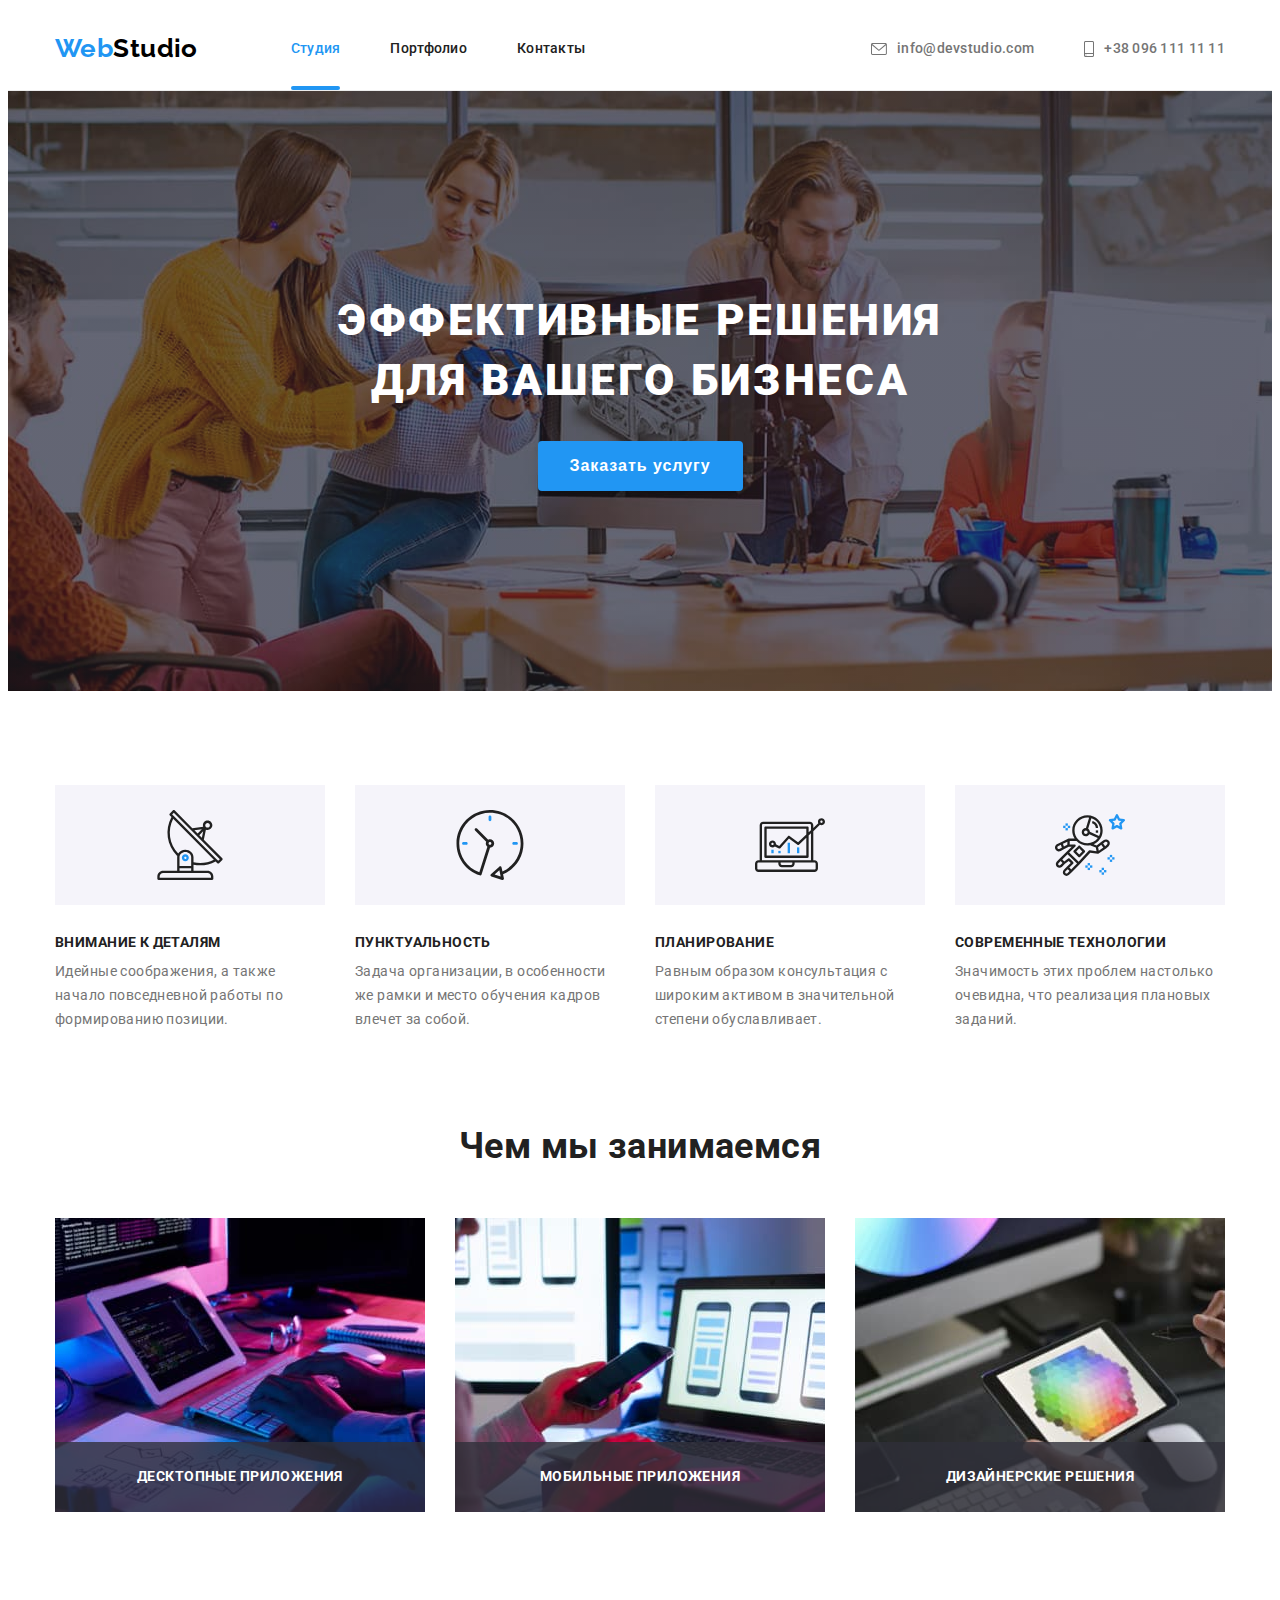
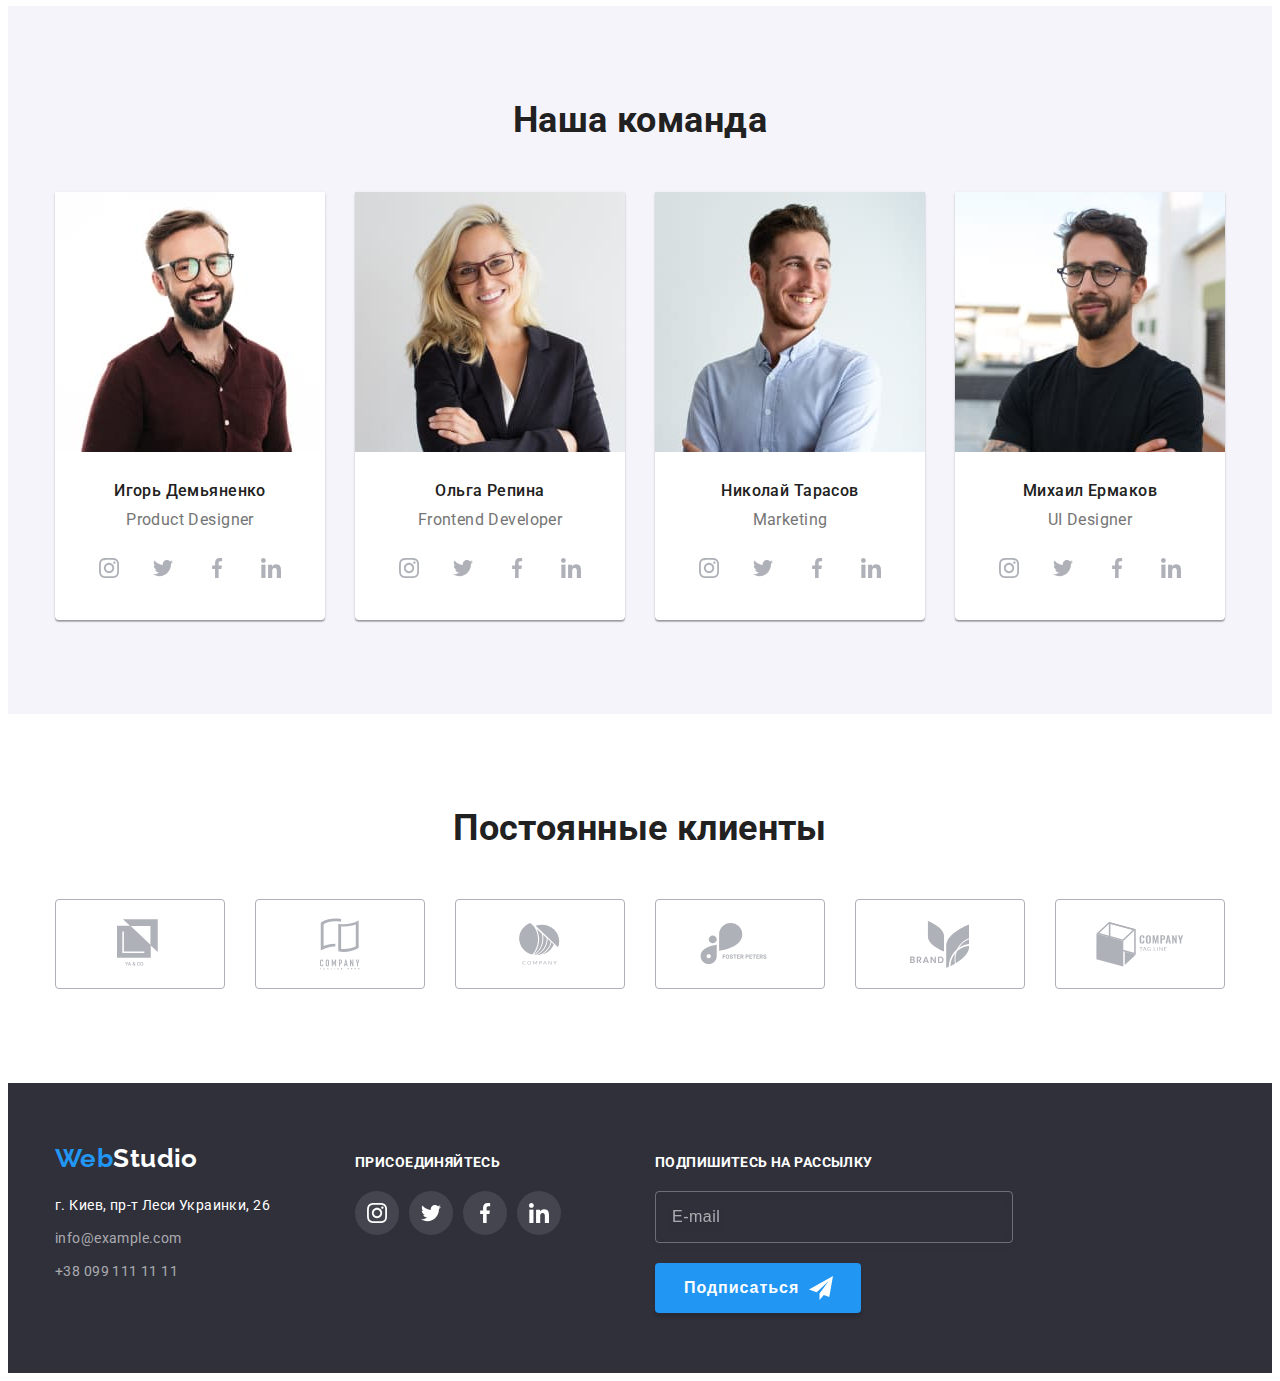
<file: index.html>
<!DOCTYPE html>
<html lang="en">
  <head>
    <meta charset="UTF-8" />
    <meta http-equiv="X-UA-Compatible" content="IE=edge" />
    <meta name="viewport" content="width=device-width, initial-scale=1.0" />
    <title>Студия</title>
    <link
      rel="stylesheet"
      href="https://cdnjs.cloudflare.com/ajax/libs/modern-normalize/1.0.0/modern-normalize.min.css"
      integrity="sha512-ISS7cAi1PEhQ8jnbJpJZMd29NlhNj4AWYyLOSp2CE/CsHxTCu+r+t0D2yoJudVrd0/8fTVPUVDzY5Tvli75u/g=="
      crossorigin="anonymous"
    />
    <link rel="preconnect" href="https://fonts.gstatic.com" />
    <link
      href="https://fonts.googleapis.com/css2?family=Raleway:wght@700&family=Roboto:wght@400;500;700;900&display=swap"
      rel="stylesheet"
    />
    <link rel="stylesheet" href="./css/main.min.css" />
  </head>
  <body>
    <!-- Шапка -->
    <header class="header">
      <div class="container header__container">
        <nav class="navigation">
          <a class="logo header__logo" href="#"
            >Web<span class="header__logo--color">Studio</span></a
          >
          <ul class="list menu">
            <li class="menu__item active-page">
              <a class="link menu__link" href="">Студия</a>
            </li>
            <li class="menu__item">
              <a class="link menu__link" href="./portfolio.html">Портфолио</a>
            </li>
            <li class="menu__item">
              <a class="link menu__link" href="">Контакты</a>
            </li>
          </ul>
        </nav>
        <ul class="list contact">
          <li class="contact__item">
            <a class="link contact__link" href="mailto:info@devstudio.com">
              <svg class="icon contact__link-icon" width="16" height="12">
                <use href="./images/sprite.svg#icon-mail"></use>
              </svg>
              info@devstudio.com</a
            >
          </li>
          <li class="contact__item">
            <a class="link contact__link" href="tel:+380961111111">
              <svg class="icon contact__link-icon" width="10" height="16">
                <use href="./images/sprite.svg#icon-phone"></use>
              </svg>
              +38 096 111 11 11</a
            >
          </li>
        </ul>
        <!-- Mobile btn -->
        <button class="mobile-menu-btn" data-menu-button>
          <svg class="mobile-menu-icon">
            <use
              class="icon-menu"
              href="./images/sprite.svg#icon-lines-menu"
            ></use>
            <use
              class="icon-close"
              href="./images/sprite.svg#icon-close-menu"
            ></use>
          </svg>
        </button>
      </div>
    </header>
    <!-- Burger menu-->

    <div class="mobile-menu" data-menu>
      <ul class="list mobile-menu__list">
        <li class="mobile-menu__item active-page-mobile">
          <a class="link mobile-menu__link" href="#">Студия</a>
        </li>
        <li class="mobile-menu__item">
          <a class="link mobile-menu__link" href="./portfolio.html">Портфолио</a>
        </li>
        <li class="mobile-menu__item">
          <a class="link mobile-menu__link" href="#">Контакты</a>
        </li>
      </ul>
      <div class="contact--wrapper">
        <ul class="list mobile-contact">
          <li class="mobile-contact__item">
            <a class="link mobile-contact__link" href="tel:+380961111111">
              +38 096 111 11 11</a
            >
          </li>
          <li class="mobile-contact__item">
            <a
              class="link mobile-contact__link"
              href="mailto:info@devstudio.com"
            >
              info@devstudio.com</a
            >
          </li>
        </ul>
        <ul class="list mobile-social__list">
          <li class="mobile-social__item">
            <a class="link mobile-social__link" href="#">Instagram</a>
          </li>
          <li class="mobile-social__item">
            <a class="link mobile-social__link" href="#">Twitter</a>
          </li>
          <li class="mobile-social__item">
            <a class="link mobile-social__link" href="#">Facebook</a>
          </li>
          <li class="mobile-social__item">
            <a class="link mobile-social__link" href="#">LinkedIn</a>
          </li>
        </ul>
      </div>
    </div>
    <!--Главная -->
    <main>
      <section class="hero hero-bg">
        <div class="container">
          <h1 class="hero__title">Эффективные решения для вашего бизнеса</h1>
          <button class="button hero__button" type="button" data-modal-open>
            Заказать услугу
          </button>
        </div>
      </section>
      <section class="section about">
        <div class="container">
          <h2 class="section__title visually-hidden">О нас</h2>
          <ul class="list about__list grid">
            <li class="about__item grid-item">
              <h3 class="about__item-title common__title">
                Внимание к деталям
              </h3>
              <p class="about__item-text">
                Идейные соображения, а также начало повседневной работы по
                формированию позиции.
              </p>
            </li>
            <li class="about__item grid-item">
              <h3 class="about__item-title common__title">Пунктуальность</h3>
              <p class="about__item-text">
                Задача организации, в особенности же рамки и место обучения
                кадров влечет за собой.
              </p>
            </li>
            <li class="about__item grid-item">
              <h3 class="about__item-title common__title">Планирование</h3>
              <p class="about__item-text">
                Равным образом консультация с широким активом в значительной
                степени обуславливает.
              </p>
            </li>
            <li class="about__item grid-item">
              <h3 class="about__item-title common__title">
                Современные технологии
              </h3>
              <p class="about__item-text">
                Значимость этих проблем настолько очевидна, что реализация
                плановых заданий.
              </p>
            </li>
          </ul>
        </div>
      </section>

      <section class="section services">
        <div class="container">
          <h2 class="section__title">Чем мы занимаемся</h2>
          <ul class="list grid">
            <li class="services__item grid-item">
              <picture>
                <source srcset="./images/about/deskt1.jpg 1x,
                ./images/about/deskt1-2x.jpg 2x" media="(min-width: 1200px)" type="image/jpg" />
                <img src="./images/about-1.jpg" alt="Проектирование" width="370"/>
              </picture>
              <h3 class="services__item-title">Десктопные приложения</h3>
            </li>
            <li class="services__item grid-item">
              <picture>
                <source srcset="./images/about/deskt2.jpg 1x,
                ./images/about/deskt2-2x.jpg 2x" media="(min-width: 1200px)" type="image/jpg" />
                <img src="./images/about-2.jpg" alt="Дизайн" width="370" />
              </picture>
              <h3 class="services__item-title">Мобильные приложения</h3>
            </li>
            <li class="services__item grid-item">
              <picture>
                <source srcset="./images/about/deskt3.jpg 1x,
                ./images/about/deskt3-2x.jpg 2x" media="(min-width: 1200px)" type="image/jpg" />
                <img src="./images/about-3.jpg" alt="Редакция" width="370" />
              </picture>
              <h3 class="services__item-title">Дизайнерские решения</h3>
            </li>
          </ul>
        </div>
      </section>
      <!--  Team section -->
      <section class="section team">
        <div class="container">
          <h2 class="section__title">Наша команда</h2>
          <ul class="list team__list grid">
            <li class="team__item grid-item">
              <picture>
                <source srcset="./images/gallery/desktop/1deskt-1x.jpg 1x,
                ./images/gallery/desktop/1deskt-2x.jpg 2x" media="(min-width: 1200px)" type="image/jpg" />
                <source srcset="./images/gallery/tablet/1tab-1x.jpg 1x,
                ./images/gallery/tablet/1tab-2x.jpg 2x" media="(min-width: 768px)" type="image/jpg" />
                <source srcset="./images/gallery/mobile/1mob-1x.jpg 1x,
                ./images/gallery/mobile/1mob-2x.jpg 2x" media="(max-width: 767px)" type="image/jpg" />
                <img src="./images/prod-designer.jpg" alt="Игорь Демьяненко" width="450"/>
              </picture>
              <div class="team__content">
                <h3 class="team__title">Игорь Демьяненко</h3>
                <p class="team__text">Product Designer</p>
                <ul class="list social-icons">
                  <li class="social-icons__item">
                    <a
                      href=""
                      class="social-icons__link"
                      target="_blank"
                      rel="noopener noreferrer"
                    >
                      <svg class="icon social-icons__icon">
                        <use href="./images/sprite.svg#icon-instagram"></use>
                      </svg>
                    </a>
                  </li>
                  <li class="social-icons__item">
                    <a
                      href=""
                      class="social-icons__link"
                      target="_blank"
                      rel="noopener noreferrer"
                    >
                      <svg class="icon social-icons__icon">
                        <use href="./images/sprite.svg#icon-twitter"></use>
                      </svg>
                    </a>
                  </li>
                  <li class="social-icons__item">
                    <a
                      href=""
                      class="social-icons__link"
                      target="_blank"
                      rel="noopener noreferrer"
                    >
                      <svg class="icon social-icons__icon">
                        <use href="./images/sprite.svg#icon-facebook"></use>
                      </svg>
                    </a>
                  </li>
                  <li class="social-icons__item">
                    <a
                      href=""
                      class="social-icons__link"
                      target="_blank"
                      rel="noopener noreferrer"
                    >
                      <svg class="icon social-icons__icon">
                        <use href="./images/sprite.svg#icon-linkedin"></use>
                      </svg>
                    </a>
                  </li>
                </ul>
              </div>
            </li>
            <li class="team__item grid-item">
              <picture>
                <source srcset="./images/gallery/desktop/2deskt-1x.jpg 1x,
                ./images/gallery/desktop/2deskt-2x.jpg 2x" media="(min-width: 1200px)" type="image/jpg" />
                <source srcset="./images/gallery/tablet/2tab-1x.jpg 1x,
                ./images/gallery/tablet/2tab-2x.jpg 2x" media="(min-width: 768px)" type="image/jpg" />
                <source srcset="./images/gallery/mobile/2mob-1x.jpg 1x,
                ./images/gallery/mobile/2mob-2x.jpg 2x" media="(max-width: 767px)" type="image/jpg" />
                <img src="./images/fronend-dev.jpg" alt="Ольга Репина" width="450"/>
              </picture>
              <div class="team__content">
                <h3 class="team__title">Ольга Репина</h3>
                <p class="team__text">Frontend Developer</p>
                <ul class="list social-icons">
                  <li class="social-icons__item">
                    <a
                      href=""
                      class="social-icons__link"
                      target="_blank"
                      rel="noopener noreferrer"
                    >
                      <svg class="icon social-icons__icon">
                        <use href="./images/sprite.svg#icon-instagram"></use>
                      </svg>
                    </a>
                  </li>
                  <li class="social-icons__item">
                    <a
                      href=""
                      class="social-icons__link"
                      target="_blank"
                      rel="noopener noreferrer"
                    >
                      <svg class="icon social-icons__icon">
                        <use href="./images/sprite.svg#icon-twitter"></use>
                      </svg>
                    </a>
                  </li>
                  <li class="social-icons__item">
                    <a
                      href=""
                      class="social-icons__link"
                      target="_blank"
                      rel="noopener noreferrer"
                    >
                      <svg class="icon social-icons__icon">
                        <use href="./images/sprite.svg#icon-facebook"></use>
                      </svg>
                    </a>
                  </li>
                  <li class="social-icons__item">
                    <a
                      href=""
                      class="social-icons__link"
                      target="_blank"
                      rel="noopener noreferrer"
                    >
                      <svg class="icon social-icons__icon">
                        <use href="./images/sprite.svg#icon-linkedin"></use>
                      </svg>
                    </a>
                  </li>
                </ul>
              </div>
            </li>
            <li class="team__item grid-item">
              <picture>
                <source srcset="./images/gallery/desktop/3deskt-1x.jpg 1x,
                ./images/gallery/desktop/3deskt-2x.jpg 2x" media="(min-width: 1200px)" type="image/jpg" />
                <source srcset="./images/gallery/tablet/3tab-1x.jpg 1x,
                ./images/gallery/tablet/3tab-2x.jpg 2x" media="(min-width: 768px)" type="image/jpg" />
                <source srcset="./images/gallery/mobile/3mob-1x.jpg 1x,
                ./images/gallery/mobile/3mob-2x.jpg 2x" media="(max-width: 767px)" type="image/jpg" />
                <img src="./images/marketting.jpg" alt="Ольга Репина" width="450"/>
              </picture>
              <div class="team__content">
                <h3 class="team__title">Николай Тарасов</h3>
                <p class="team__text">Marketing</p>
                <ul class="list social-icons">
                  <li class="social-icons__item">
                    <a
                      href=""
                      class="social-icons__link"
                      target="_blank"
                      rel="noopener noreferrer"
                    >
                      <svg class="icon social-icons__icon">
                        <use href="./images/sprite.svg#icon-instagram"></use>
                      </svg>
                    </a>
                  </li>
                  <li class="social-icons__item">
                    <a
                      href=""
                      class="social-icons__link"
                      target="_blank"
                      rel="noopener noreferrer"
                    >
                      <svg class="icon social-icons__icon">
                        <use href="./images/sprite.svg#icon-twitter"></use>
                      </svg>
                    </a>
                  </li>
                  <li class="social-icons__item">
                    <a
                      href=""
                      class="social-icons__link"
                      target="_blank"
                      rel="noopener noreferrer"
                    >
                      <svg class="icon social-icons__icon">
                        <use href="./images/sprite.svg#icon-facebook"></use>
                      </svg>
                    </a>
                  </li>
                  <li class="social-icons__item">
                    <a
                      href=""
                      class="social-icons__link"
                      target="_blank"
                      rel="noopener noreferrer"
                    >
                      <svg class="icon social-icons__icon">
                        <use href="./images/sprite.svg#icon-linkedin"></use>
                      </svg>
                    </a>
                  </li>
                </ul>
              </div>
            </li>
            <li class="team__item grid-item">
              <picture>
                <source srcset="./images/gallery/desktop/4deskt-1x.jpg 1x,
                ./images/gallery/desktop/4deskt-2x.jpg 2x" media="(min-width: 1200px)" type="image/jpg" />
                <source srcset="./images/gallery/tablet/4tab-1x.jpg 1x,
                ./images/gallery/tablet/4tab-2x.jpg 2x" media="(min-width: 768px)" type="image/jpg" />
                <source srcset="./images/gallery/mobile/4mob-1x.jpg 1x,
                ./images/gallery/mobile/4mob-2x.jpg 2x" media="(max-width: 767px)" type="image/jpg" />
                <img src="./images/ui-designer.jpg" alt="Михаил Ермаков" width="450"/>
              </picture>
              <div class="team__content">
                <h3 class="team__title">Михаил Ермаков</h3>
                <p class="team__text">UI Designer</p>
                <ul class="list social-icons">
                  <li class="social-icons__item">
                    <a
                      href=""
                      class="social-icons__link"
                      target="_blank"
                      rel="noopener noreferrer"
                    >
                      <svg class="icon social-icons__icon">
                        <use href="./images/sprite.svg#icon-instagram"></use>
                      </svg>
                    </a>
                  </li>
                  <li class="social-icons__item">
                    <a
                      href=""
                      class="social-icons__link"
                      target="_blank"
                      rel="noopener noreferrer"
                    >
                      <svg class="icon social-icons__icon">
                        <use href="./images/sprite.svg#icon-twitter"></use>
                      </svg>
                    </a>
                  </li>
                  <li class="social-icons__item">
                    <a
                      href=""
                      class="social-icons__link"
                      target="_blank"
                      rel="noopener noreferrer"
                    >
                      <svg class="icon social-icons__icon">
                        <use href="./images/sprite.svg#icon-facebook"></use>
                      </svg>
                    </a>
                  </li>
                  <li class="social-icons__item">
                    <a
                      href=""
                      class="social-icons__link"
                      target="_blank"
                      rel="noopener noreferrer"
                    >
                      <svg class="icon social-icons__icon">
                        <use href="./images/sprite.svg#icon-linkedin"></use>
                      </svg>
                    </a>
                  </li>
                </ul>
              </div>
            </li>
          </ul>
        </div>
      </section>
      <!-- Partners section -->
      <section class="section partners">
        <div class="container">
          <h2 class="section__title">Постоянные клиенты</h2>
          <ul class="partners__list list grid">
            <li class="partners__item grid-item">
              <a href="" class="link partners__link">
                <svg class="icon partners__item-icon" width="45" height="50">
                  <use href="./images/sprite.svg#icon-logo-one"></use>
                </svg>
              </a>
            </li>
            <li class="partners__item grid-item">
              <a href="" class="link partners__link">
                <svg class="icon partners__item-icon" width="40" height="52">
                  <use href="./images/sprite.svg#icon-logo-two"></use>
                </svg>
              </a>
            </li>
            <li class="partners__item grid-item">
              <a href="" class="link partners__link">
                <svg class="icon partners__item-icon" width="41" height="42">
                  <use href="./images/sprite.svg#icon-logo-three"></use>
                </svg>
              </a>
            </li>
            <li class="partners__item grid-item">
              <a href="" class="link partners__link">
                <svg class="icon partners__item-icon" width="80" height="42">
                  <use href="./images/sprite.svg#icon-logo-four"></use>
                </svg>
              </a>
            </li>
            <li class="partners__item grid-item">
              <a href="" class="link partners__link">
                <svg class="icon partners__item-icon" width="59" height="47">
                  <use href="./images/sprite.svg#icon-logo-five"></use>
                </svg>
              </a>
            </li>
            <li class="partners__item grid-item">
              <a href="" class="link partners__link">
                <svg class="icon partners__item-icon" width="88" height="45">
                  <use href="./images/sprite.svg#icon-logo-six"></use>
                </svg>
              </a>
            </li>
          </ul>
        </div>
      </section>
    </main>
    <!-- Подвал -->

    <footer class="footer">
      <div class="container footer__container">
        <div class="footer__block">
          <a class="logo footer__logo" href="#"
            >Web<span class="footer__logo--color">Studio</span></a
          >
          <address class="address">
            <p class="address__text">г. Киев, пр-т Леси Украинки, 26</p>
            <a class="link address__contacts" href="mailto:info@example.com"
              >info@example.com</a
            >
            <br />
            <a class="link address__contacts" href="tel:+380991111111"
              >+38 099 111 11 11</a
            >
          </address>
        </div>
        <div class="footer__social footer__block">
          <h2 class="common__title footer__title">присоединяйтесь</h2>
          <ul class="list social-icons">
            <li class="social-icons__item">
              <a
                href=""
                class="social-icons social-icons__link--color social-icons__link"
                target="_blank"
                rel="noopener noreferrer"
              >
                <svg class="icon social-icons__icon social-icons__icon--fill">
                  <use href="./images/sprite.svg#icon-instagram"></use>
                </svg>
              </a>
            </li>
            <li class="social-icons__item">
              <a
                href=""
                class="social-icons social-icons__link--color social-icons__link"
                target="_blank"
                rel="noopener noreferrer"
              >
                <svg class="icon social-icons__icon social-icons__icon--fill">
                  <use href="./images/sprite.svg#icon-twitter"></use>
                </svg>
              </a>
            </li>
            <li class="social-icons__item">
              <a
                href=""
                class="social-icons social-icons__link--color social-icons__link"
                target="_blank"
                rel="noopener noreferrer"
              >
                <svg class="social-icons__icon social-icons__icon--fill">
                  <use href="./images/sprite.svg#icon-facebook"></use>
                </svg>
              </a>
            </li>
            <li class="social-icons__item">
              <a
                href=""
                class="social-icons social-icons__link--color social-icons__link"
                target="_blank"
                rel="noopener noreferrer"
              >
                <svg class="icon social-icons__icon social-icons__icon--fill">
                  <use href="./images/sprite.svg#icon-linkedin"></use>
                </svg>
              </a>
            </li>
          </ul>
        </div>
        <div class="footer__mailing footer__block">
          <h2 class="common__title footer__title">Подпишитесь на рассылку</h2>
          <form class="form">
            <input
              class="form__field"
              type="email"
              name="email"
              placeholder="E-mail"
            />
            <button class="button form__send" type="submit">
              Подписаться
              <svg class="footer__icon" width="24" height="24">
                <use href="./images/sprite.svg#icon-form-send"></use>
              </svg>
            </button>
          </form>
        </div>
      </div>
    </footer>

    <!-- Модальное окно -->
    <div class="backdrop is-hidden" data-modal>
      <div class="modal">
        <button class="modal__btn-close" data-modal-close>
          <svg class="icon">
            <use href="./images/sprite.svg#icon-close"></use>
          </svg>
        </button>
        <h2 class="modal__title">Оставьте свои данные, мы вам перезвоним</h2>
        <form class="modal-form">
          <span class="modal-form__field-text">Имя</span>
          <div class="modal-form__position">
            <label class="modal-form__label">
              <input class="modal-form__field" type="text" name="username" />
              <svg class="modal-form__icon">
                <use href="./images/sprite.svg#icon-form-user"></use>
              </svg>
            </label>
          </div>
          <span class="modal-form__field-text">Телефон</span>
          <div class="modal-form__position">
            <label class="modal-form__label">
              <input class="modal-form__field" type="tel" name="tel" />
              <svg class="modal-form__icon">
                <use href="./images/sprite.svg#icon-form-phone"></use>
              </svg>
            </label>
          </div>
          <span class="modal-form__field-text">Почта</span>
          <div class="modal-form__position">
            <label class="modal-form__label">
              <input class="modal-form__field" type="email" name="email" />
              <svg class="modal-form__icon">
                <use href="./images/sprite.svg#icon-form-email"></use>
              </svg>
            </label>
          </div>
          <div class="form__textarea">
            <span class="form__textarea-text">Комментарий</span>
            <textarea
              class="modal-form__textarea-field"
              name="user_message"
              placeholder="Введите текст"
              cols="30"
              rows="10"
            ></textarea>
          </div>
          <label class="check option">
            <input
              class="check__input"
              type="checkbox"
              name="accept"
              value="check"
            />
            <span class="check__box"></span>
            <span class="form__check">Соглашаюсь с рассылкой и принимаю </span
            ><a class="form__check-link" href="">Условия договора</a>
          </label>
          <button class="button modal-form__button" type="submit">
            Отправить
          </button>
        </form>
      </div>
    </div>

    <!-- Подключение js -->
    <script src="./js/menu.js"></script>
    <script src="./js/modal.js"></script>
  </body>
</html>
</file>
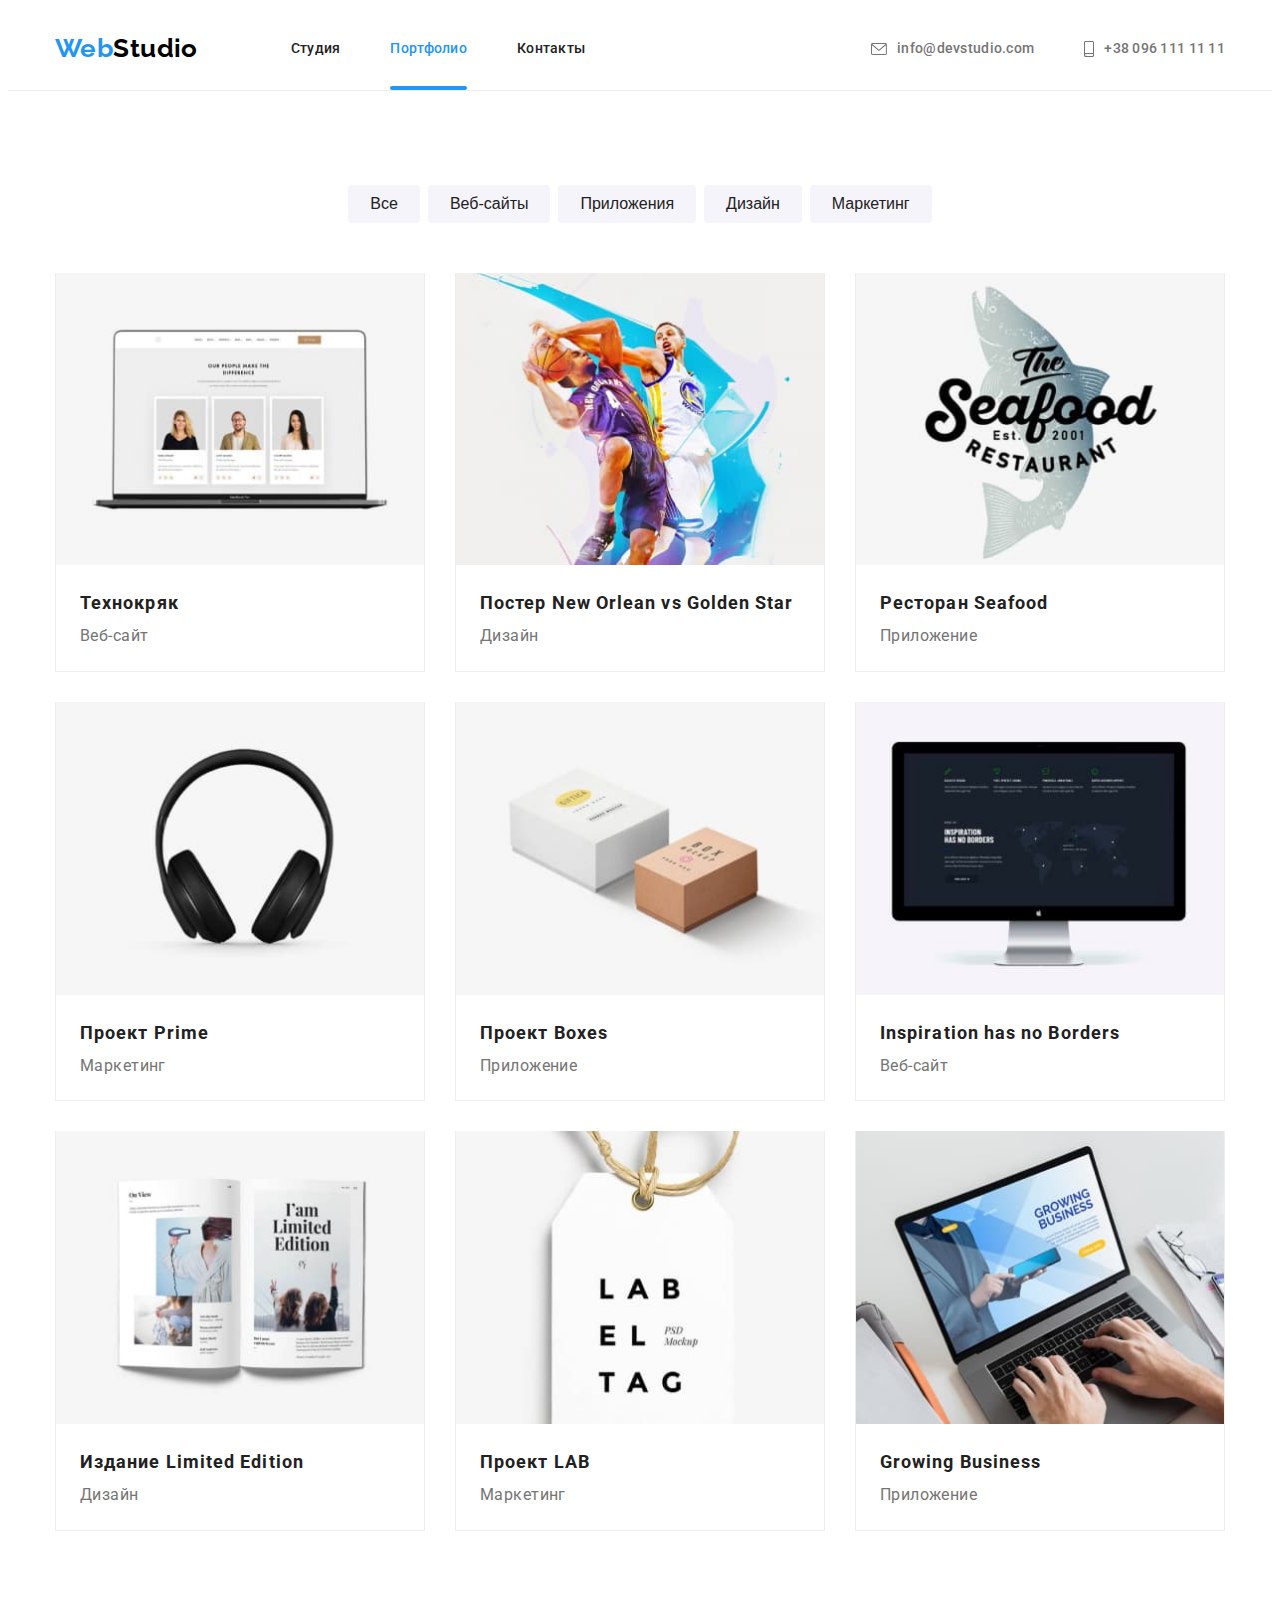
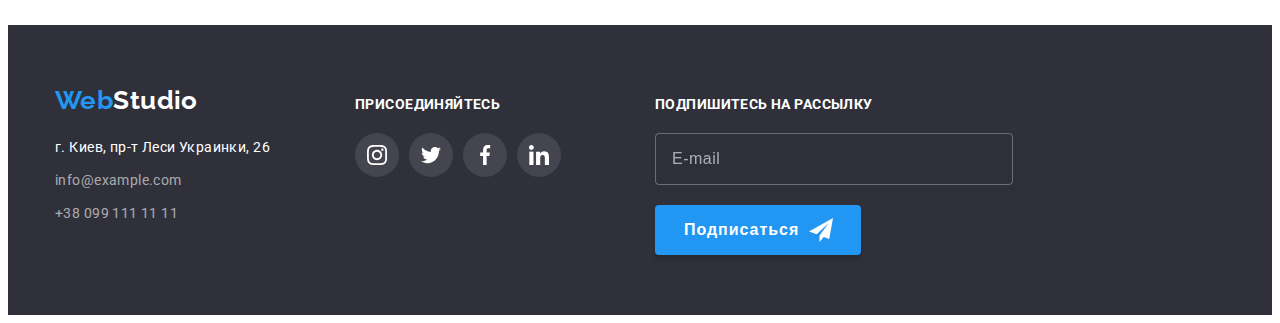
<file: portfolio.html>
<!DOCTYPE html>
<html lang="en">
  <head>
    <meta charset="UTF-8" />
    <meta http-equiv="X-UA-Compatible" content="IE=edge" />
    <meta name="viewport" content="width=device-width, initial-scale=1.0" />
    <title>Портфолио</title>
    <link
      rel="stylesheet"
      href="https://cdnjs.cloudflare.com/ajax/libs/modern-normalize/1.0.0/modern-normalize.min.css"
      integrity="sha512-ISS7cAi1PEhQ8jnbJpJZMd29NlhNj4AWYyLOSp2CE/CsHxTCu+r+t0D2yoJudVrd0/8fTVPUVDzY5Tvli75u/g=="
      crossorigin="anonymous"
    />
    <link rel="preconnect" href="https://fonts.gstatic.com" />
    <link
      href="https://fonts.googleapis.com/css2?family=Raleway:wght@700&family=Roboto:wght@400;500;700;900&display=swap"
      rel="stylesheet"
    />
    <link rel="stylesheet" href="./css/main.min.css" />
  </head>
  <body>
    <!-- Шапка -->
    <header class="header">
      <div class="container header__container">
        <nav class="navigation">
          <a class="logo header__logo" href="./index.html"
            >Web<span class="header__logo--color">Studio</span></a
          >
          <ul class="list menu">
            <li class="menu__item">
              <a class="link menu__link" href="./index.html">Студия</a>
            </li>
            <li class="menu__item active-page">
              <a class="link menu__link" href="./portfolio.html">Портфолио</a>
            </li>
            <li class="menu__item">
              <a class="link menu__link" href="">Контакты</a>
            </li>
          </ul>
        </nav>
        <ul class="list contact">
          <li class="contact__item">
            <a class="link contact__link" href="mailto:info@devstudio.com">
              <svg class="icon contact__link-icon" width="16" height="12">
                <use href="./images/sprite.svg#icon-mail"></use>
              </svg>
              info@devstudio.com</a
            >
          </li>
          <li class="contact__item">
            <a class="link contact__link" href="tel:+380961111111">
              <svg class="icon contact__link-icon" width="10" height="16">
                <use href="./images/sprite.svg#icon-phone"></use>
              </svg>
              +38 096 111 11 11</a
            >
          </li>
        </ul>
        <!-- Mobile btn -->
        <button class="mobile-menu-btn" data-menu-button>
          <svg class="mobile-menu-icon">
            <use
              class="icon-menu"
              href="./images/sprite.svg#icon-lines-menu"
            ></use>
            <use
              class="icon-close"
              href="./images/sprite.svg#icon-close-menu"
            ></use>
          </svg>
        </button>
      </div>
    </header>
    <!-- Burger menu-->

    <div class="mobile-menu" data-menu>
      <ul class="list mobile-menu__list">
        <li class="mobile-menu__item">
          <a class="link mobile-menu__link" href="./index.html">Студия</a>
        </li>
        <li class="mobile-menu__item active-page-mobile">
          <a class="link mobile-menu__link" href="#">Портфолио</a>
        </li>
        <li class="mobile-menu__item">
          <a class="link mobile-menu__link" href="#">Контакты</a>
        </li>
      </ul>
      <div class="contact--wrapper">
        <ul class="list mobile-contact">
          <li class="mobile-contact__item">
            <a class="link mobile-contact__link" href="tel:+380961111111">
              +38 096 111 11 11</a
            >
          </li>
          <li class="mobile-contact__item">
            <a
              class="link mobile-contact__link"
              href="mailto:info@devstudio.com"
            >
              info@devstudio.com</a
            >
          </li>
        </ul>
        <ul class="list mobile-social__list">
          <li class="mobile-social__item">
            <a class="link mobile-social__link" href="#">Instagram</a>
          </li>
          <li class="mobile-social__item">
            <a class="link mobile-social__link" href="#">Twitter</a>
          </li>
          <li class="mobile-social__item">
            <a class="link mobile-social__link" href="#">Facebook</a>
          </li>
          <li class="mobile-social__item">
            <a class="link mobile-social__link" href="#">LinkedIn</a>
          </li>
        </ul>
      </div>
    </div>
    <!-- Main -->
    <main>
      <section class="section">
        <div class="container">
          <h1 class="visually-hidden">Наше портфолио</h1>
          <!---Скрытый заголовок-->
          <ul class="list filter">
            <li class="filter__grid">
              <button class="filter__item" type="button">
                Все
              </button>
            </li>
            <li class="filter__grid">
              <button class="filter__item" type="button">Веб-сайты</button>
            </li>
            <li class="filter__grid">
              <button class="filter__item" type="button">Приложения</button>
            </li>
            <li class="filter__grid"><button class="filter__item" type="button">Дизайн</button></li>
            <li class="filter__grid">
              <button class="filter__item" type="button">Маркетинг</button>
            </li>
          </ul>
          <ul class="list projects-list grid">
            <li class="projects-list__item grid-item">
              <a href="" class="projects-list__link">
                <picture>
                  <source srcset="./images/portfolio/desktop/deskt1.jpg 1x,
                ./images/portfolio/desktop/deskt1-2x.jpg 2x" media="(min-width: 1200px)" type="image/jpg" />
                <source srcset="./images/portfolio/tablet/tabl1.jpg 1x,
                ./images/portfolio/tablet/tabl1-2x.jpg 2x" media="(min-width: 768px)" type="image/jpg" />
                <source srcset="./images/portfolio/mobile/mob1.jpg 1x,
                ./images/portfolio/mobile/mob1-2x.jpg 2x" media="(max-width: 767px)" type="image/jpg" />
                <img 
                  src="./images/list-one.jpg"
                  alt="Веб-сайт Технокряк"
                  width="450"
                />
                </picture>
                <div class="projects-list__hidden">
                  <p>Технокряк это современная площадка распространения коронавируса. Компании используют эту платформу для цифрового шпионажа и атак на защищённые сервера конкурентов.</p>
                </div>
                <div class="projects-list__content">
                <h2 class="projects-list__title">Технокряк</h2>
                <p class="projects-list__text">Веб-сайт</p></div>
              </a>
            </li>
            <li class="projects-list__item grid-item">
              <a href="" class="projects-list__link">
                <picture>
                  <source srcset="./images/portfolio/desktop/deskt2.jpg 1x,
                ./images/portfolio/desktop/deskt2-2x.jpg 2x" media="(min-width: 1200px)" type="image/jpg" />
                <source srcset="./images/portfolio/tablet/tabl2.jpg 1x,
                ./images/portfolio/tablet/tabl2-2x.jpg 2x" media="(min-width: 768px)" type="image/jpg" />
                <source srcset="./images/portfolio/mobile/mob2.jpg 1x,
                ./images/portfolio/mobile/mob2-2x.jpg 2x" media="(max-width: 767px)" type="image/jpg" />
                <img 
                  src="./images/list-two.jpg"
                  alt="Веб-сайт Технокряк"
                  width="450"
                />
                </picture>
                <div class="projects-list__hidden">
                  <p>Технокряк это современная площадка распространения коронавируса. Компании используют эту платформу для цифрового шпионажа и атак на защищённые сервера конкурентов.</p>
                </div>
                <div class="projects-list__content">
                <h2 class="projects-list__title">Постер New Orlean vs Golden Star</h2>
                <p class="projects-list__text">Дизайн</p></div>
              </a>
            </li>
            <li class="projects-list__item grid-item">
              <a href="" class="projects-list__link">
                <picture>
                  <source srcset="./images/portfolio/desktop/deskt3.jpg 1x,
                ./images/portfolio/desktop/deskt3-2x.jpg 2x" media="(min-width: 1200px)" type="image/jpg" />
                <source srcset="./images/portfolio/tablet/tabl3.jpg 1x,
                ./images/portfolio/tablet/tabl3-2x.jpg 2x" media="(min-width: 768px)" type="image/jpg" />
                <source srcset="./images/portfolio/mobile/mob3.jpg 1x,
                ./images/portfolio/mobile/mob3-2x.jpg 2x" media="(max-width: 767px)" type="image/jpg" />
                <img 
                  src="./images/list-three.jpg"
                  alt="Веб-сайт Технокряк"
                  width="450"
                />
                </picture>
                <div class="projects-list__hidden">
                  <p>Технокряк это современная площадка распространения коронавируса. Компании используют эту платформу для цифрового шпионажа и атак на защищённые сервера конкурентов.</p>
                </div>
                <div class="projects-list__content">
                <h2 class="projects-list__title">Ресторан Seafood</h2>
                <p class="projects-list__text">Приложение</p></div>
              </a>
            </li>
            <li class="projects-list__item grid-item">
              <a href="" class="projects-list__link">
                <picture>
                  <source srcset="./images/portfolio/desktop/deskt4.jpg 1x,
                ./images/portfolio/desktop/deskt4-2x.jpg 2x" media="(min-width: 1200px)" type="image/jpg" />
                <source srcset="./images/portfolio/tablet/tabl4.jpg 1x,
                ./images/portfolio/tablet/tabl4-2x.jpg 2x" media="(min-width: 768px)" type="image/jpg" />
                <source srcset="./images/portfolio/mobile/mob4.jpg 1x,
                ./images/portfolio/mobile/mob4-2x.jpg 2x" media="(max-width: 767px)" type="image/jpg" />
                <img 
                  src="./images/list-hour.jpg"
                  alt="Веб-сайт Технокряк"
                  width="450"
                />
                </picture>
                <div class="projects-list__hidden">
                  <p>Технокряк это современная площадка распространения коронавируса. Компании используют эту платформу для цифрового шпионажа и атак на защищённые сервера конкурентов.</p>
                </div>
                <div class="projects-list__content">
                <h2 class="projects-list__title">Проект Prime</h2>
                <p class="projects-list__text">Маркетинг</p></div>
              </a>
            </li>
            <li class="projects-list__item grid-item">
              <a href="" class="projects-list__link">
                <picture>
                  <source srcset="./images/portfolio/desktop/deskt5.jpg 1x,
                ./images/portfolio/desktop/deskt5-2x.jpg 2x" media="(min-width: 1200px)" type="image/jpg" />
                <source srcset="./images/portfolio/tablet/tabl5.jpg 1x,
                ./images/portfolio/tablet/tabl5-2x.jpg 2x" media="(min-width: 768px)" type="image/jpg" />
                <source srcset="./images/portfolio/mobile/mob5.jpg 1x,
                ./images/portfolio/mobile/mob5-2x.jpg 2x" media="(max-width: 767px)" type="image/jpg" />
                <img 
                  src="./images/list-five.jpg"
                  alt="Веб-сайт Технокряк"
                  width="450"
                />
                </picture>
                <div class="projects-list__hidden">
                  <p>Технокряк это современная площадка распространения коронавируса. Компании используют эту платформу для цифрового шпионажа и атак на защищённые сервера конкурентов.</p>
                </div>
                <div class="projects-list__content">
                <h2 class="projects-list__title">Проект Boxes</h2>
                <p class="projects-list__text">Приложение</p></div>
              </a>
            </li>
            <li class="projects-list__item grid-item">
              <a href="" class="projects-list__link">
                <picture>
                  <source srcset="./images/portfolio/desktop/deskt6.jpg 1x,
                ./images/portfolio/desktop/deskt6-2x.jpg 2x" media="(min-width: 1200px)" type="image/jpg" />
                <source srcset="./images/portfolio/tablet/tabl6.jpg 1x,
                ./images/portfolio/tablet/tabl6-2x.jpg 2x" media="(min-width: 768px)" type="image/jpg" />
                <source srcset="./images/portfolio/mobile/mob6.jpg 1x,
                ./images/portfolio/mobile/mob6-2x.jpg 2x" media="(max-width: 767px)" type="image/jpg" />
                <img 
                  src="./images/list-six.jpg"
                  alt="Веб-сайт Технокряк"
                  width="450"
                />
                </picture>
                <div class="projects-list__hidden">
                  <p>Технокряк это современная площадка распространения коронавируса. Компании используют эту платформу для цифрового шпионажа и атак на защищённые сервера конкурентов.</p>
                </div>
                <div class="projects-list__hidden">
                  <p>Технокряк это современная площадка распространения коронавируса. Компании используют эту платформу для цифрового шпионажа и атак на защищённые сервера конкурентов.</p>
                </div>
                <div class="projects-list__content">
                <h2 class="projects-list__title">Inspiration has no Borders</h2>
                <p class="projects-list__text">Веб-сайт</p></div>
              </a>
            </li>
            <li class="projects-list__item grid-item">
              <a href="" class="projects-list__link">
                <picture>
                  <source srcset="./images/portfolio/desktop/deskt7.jpg 1x,
                ./images/portfolio/desktop/deskt7-2x.jpg 2x" media="(min-width: 1200px)" type="image/jpg" />
                <source srcset="./images/portfolio/tablet/tabl7.jpg 1x,
                ./images/portfolio/tablet/tabl7-2x.jpg 2x" media="(min-width: 768px)" type="image/jpg" />
                <source srcset="./images/portfolio/mobile/mob7.jpg 1x,
                ./images/portfolio/mobile/mob7-2x.jpg 2x" media="(max-width: 767px)" type="image/jpg" />
                <img 
                  src="./images/list-seven.jpg"
                  alt="Веб-сайт Технокряк"
                  width="450"
                />
                </picture>
                <div class="projects-list__hidden">
                  <p>Технокряк это современная площадка распространения коронавируса. Компании используют эту платформу для цифрового шпионажа и атак на защищённые сервера конкурентов.</p>
                </div>
                <div class="projects-list__content">
                <h2 class="projects-list__title">Издание Limited Edition</h2>
                <p class="projects-list__text">Дизайн</p></div>
              </a>
            </li>
            <li class="projects-list__item grid-item">
              <a href="" class="projects-list__link">
                <picture>
                  <source srcset="./images/portfolio/desktop/deskt8.jpg 1x,
                ./images/portfolio/desktop/deskt8-2x.jpg 2x" media="(min-width: 1200px)" type="image/jpg" />
                <source srcset="./images/portfolio/tablet/tabl8.jpg 1x,
                ./images/portfolio/tablet/tabl8-2x.jpg 2x" media="(min-width: 768px)" type="image/jpg" />
                <source srcset="./images/portfolio/mobile/mob8.jpg 1x,
                ./images/portfolio/mobile/mob8-2x.jpg 2x" media="(max-width: 767px)" type="image/jpg" />
                <img 
                  src="./images/list-eight.jpg"
                  alt="Веб-сайт Технокряк"
                  width="450"
                />
                </picture>
                <div class="projects-list__hidden">
                  <p>Технокряк это современная площадка распространения коронавируса. Компании используют эту платформу для цифрового шпионажа и атак на защищённые сервера конкурентов.</p>
                </div>
                <div class="projects-list__content"><h2 class="projects-list__title">Проект LAB</h2>
                <p class="projects-list__text">Маркетинг</p></div> 
              </a>
            </li>
            <li class="projects-list__item grid-item">
              <a href="" class="projects-list__link">
                <picture>
                  <source srcset="./images/portfolio/desktop/deskt9.jpg 1x,
                ./images/portfolio/desktop/deskt9-2x.jpg 2x" media="(min-width: 1200px)" type="image/jpg" />
                <source srcset="./images/portfolio/tablet/tabl9.jpg 1x,
                ./images/portfolio/tablet/tabl9-2x.jpg 2x" media="(min-width: 768px)" type="image/jpg" />
                <source srcset="./images/portfolio/mobile/mob9.jpg 1x,
                ./images/portfolio/mobile/mob9-2x.jpg 2x" media="(max-width: 767px)" type="image/jpg" />
                <img 
                  src="./images/list-nine.jpg"
                  alt="Веб-сайт Технокряк"
                  width="450"
                />
                </picture>
                <div class="projects-list__hidden">
                  <p>Технокряк это современная площадка распространения коронавируса. Компании используют эту платформу для цифрового шпионажа и атак на защищённые сервера конкурентов.</p>
                </div>
                <div class="projects-list__content">
                <h2 class="projects-list__title">Growing Business</h2>
                <p class="projects-list__text">Приложение</p></div>
              </a>
            </li>
          </ul>
        </div>
      </section>
    </main>
    <!-- Footer -->
    <footer class="footer">
      <div class="container footer__container">
        <div class="footer__block">
          <a class="logo footer__logo" href="./index.html"
            >Web<span class="footer__logo--color">Studio</span></a
          >
          <address class="address">
            <p class="address__text">г. Киев, пр-т Леси Украинки, 26</p>
            <a class="link address__contacts" href="mailto:info@example.com"
              >info@example.com</a
            >
            <br />
            <a
              class="link address__contacts"
              href="tel:+380991111111"
              >+38 099 111 11 11</a
            >
          </address>
        </div>
        <div class="footer__social footer__block">
          <h2 class="common__title footer__title">присоединяйтесь</h2>
          <ul class="list social-icons">
            <li class="social-icons__item">
              <a
                href=""
                class="social-icons social-icons__link--color social-icons__link"
                target="_blank"
                rel="noopener noreferrer"
              >
                <svg class="icon social-icons__icon social-icons__icon--fill">
                  <use href="./images/sprite.svg#icon-instagram"></use>
                </svg>
              </a>
            </li>
            <li class="social-icons__item">
              <a
                href=""
                class="social-icons social-icons__link--color social-icons__link"
                target="_blank"
                rel="noopener noreferrer"
              >
                <svg class="icon social-icons__icon social-icons__icon--fill">
                  <use href="./images/sprite.svg#icon-twitter"></use>
                </svg>
              </a>
            </li>
            <li class="social-icons__item">
              <a
                href=""
                class="social-icons social-icons__link--color social-icons__link"
                target="_blank"
                rel="noopener noreferrer"
              >
                <svg class=" social-icons__icon social-icons__icon--fill">
                  <use href="./images/sprite.svg#icon-facebook"></use>
                </svg>
              </a>
            </li>
            <li class="social-icons__item">
              <a
                href=""
                class="social-icons social-icons__link--color social-icons__link"
                target="_blank"
                rel="noopener noreferrer"
              >
                <svg class="icon social-icons__icon social-icons__icon--fill">
                  <use href="./images/sprite.svg#icon-linkedin"></use>
                </svg>
              </a>
            </li>
          </ul>
        </div>
        <div class="footer__mailing footer__block">
          <h2 class="common__title footer__title">Подпишитесь на рассылку</h2>
          <form class="form">
            <input
              class="form__field"
              type="email"
              name="email"
              placeholder="E-mail"
            />
            <button class="button form__send" type="submit">
              Подписаться
              <svg class="footer__icon" width="24" height="24">
                <use href="./images/sprite.svg#icon-form-send"></use>
              </svg>
            </button>
          </form>
        </div>
      </div>
    </footer>
    <script src="./js/menu.js"></script>
  </body>
</html>
</file>
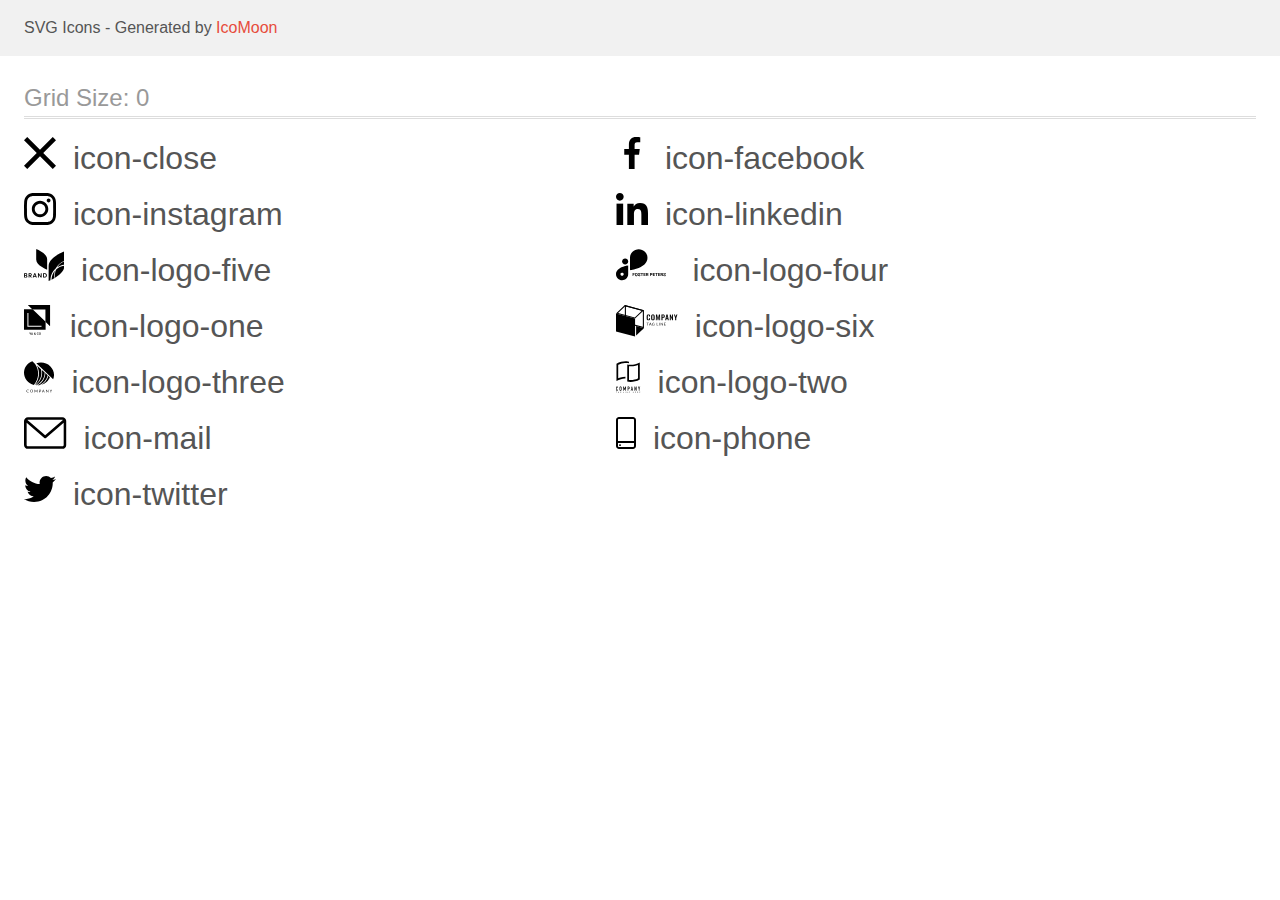
<file: images/icomoon/demo.html>
<!doctype html>
<html>
<head>
    <title>IcoMoon - SVG Icons</title>
    <meta charset="utf-8">
    <meta name="viewport" content="width=device-width, initial-scale=1">
    <link rel="stylesheet" href="demo-files/demo.css">
    <link rel="stylesheet" href="style.css">
</head>
<body>
<svg aria-hidden="true" style="position: absolute; width: 0; height: 0; overflow: hidden;" version="1.1" xmlns="http://www.w3.org/2000/svg" xmlns:xlink="http://www.w3.org/1999/xlink">
<defs>
<symbol id="icon-close" viewBox="0 0 32 32">
<path d="M32 3.223l-3.223-3.223-12.777 12.777-12.777-12.777-3.223 3.223 12.777 12.777-12.777 12.777 3.223 3.223 12.777-12.777 12.777 12.777 3.223-3.223-12.777-12.777 12.777-12.777z"></path>
</symbol>
<symbol id="icon-facebook" viewBox="0 0 32 32">
<path d="M21.329 5.313h2.921v-5.088c-0.504-0.069-2.237-0.225-4.256-0.225-4.212 0-7.097 2.649-7.097 7.519v4.481h-4.648v5.688h4.648v14.312h5.699v-14.311h4.46l0.708-5.688h-5.169v-3.919c0.001-1.644 0.444-2.769 2.735-2.769z"></path>
</symbol>
<symbol id="icon-instagram" viewBox="0 0 32 32">
<path d="M31.969 9.408c-0.075-1.7-0.35-2.869-0.744-3.882-0.406-1.075-1.032-2.038-1.851-2.838-0.8-0.813-1.769-1.444-2.832-1.844-1.019-0.394-2.182-0.669-3.882-0.744-1.713-0.081-2.257-0.1-6.601-0.1s-4.888 0.019-6.595 0.094c-1.7 0.075-2.869 0.35-3.882 0.744-1.075 0.406-2.038 1.031-2.838 1.85-0.813 0.8-1.444 1.769-1.844 2.832-0.394 1.019-0.669 2.182-0.744 3.882-0.081 1.713-0.1 2.257-0.1 6.601s0.019 4.888 0.094 6.595c0.075 1.7 0.35 2.869 0.744 3.882 0.406 1.075 1.038 2.038 1.85 2.838 0.8 0.813 1.769 1.444 2.832 1.844 1.019 0.394 2.182 0.669 3.882 0.744 1.706 0.075 2.25 0.094 6.595 0.094s4.888-0.019 6.595-0.094c1.7-0.075 2.869-0.35 3.882-0.744 2.151-0.832 3.851-2.532 4.682-4.682 0.394-1.019 0.669-2.182 0.744-3.882 0.075-1.707 0.094-2.251 0.094-6.595s-0.006-4.888-0.081-6.595zM29.087 22.473c-0.069 1.563-0.331 2.407-0.55 2.969-0.538 1.394-1.644 2.5-3.038 3.038-0.563 0.219-1.413 0.481-2.969 0.55-1.688 0.075-2.194 0.094-6.464 0.094s-4.782-0.019-6.464-0.094c-1.563-0.069-2.407-0.331-2.969-0.55-0.694-0.256-1.325-0.663-1.838-1.194-0.531-0.519-0.938-1.144-1.194-1.838-0.219-0.563-0.481-1.413-0.55-2.969-0.075-1.688-0.094-2.194-0.094-6.464s0.019-4.782 0.094-6.464c0.069-1.563 0.331-2.407 0.55-2.969 0.256-0.694 0.663-1.325 1.2-1.838 0.519-0.531 1.144-0.938 1.838-1.194 0.563-0.219 1.413-0.481 2.969-0.55 1.688-0.075 2.194-0.094 6.464-0.094 4.276 0 4.782 0.019 6.464 0.094 1.563 0.069 2.407 0.331 2.969 0.55 0.694 0.256 1.325 0.662 1.838 1.194 0.531 0.519 0.938 1.144 1.194 1.838 0.219 0.563 0.481 1.413 0.55 2.969 0.075 1.688 0.094 2.194 0.094 6.464s-0.019 4.77-0.094 6.458z"></path>
<path d="M16.059 7.783c-4.538 0-8.22 3.682-8.22 8.22s3.682 8.22 8.22 8.22c4.539 0 8.22-3.682 8.22-8.22s-3.682-8.22-8.22-8.22zM16.059 21.335c-2.944 0-5.332-2.388-5.332-5.332s2.388-5.332 5.332-5.332c2.944 0 5.332 2.388 5.332 5.332s-2.388 5.332-5.332 5.332z"></path>
<path d="M26.524 7.458c0 1.060-0.859 1.919-1.919 1.919s-1.919-0.859-1.919-1.919c0-1.060 0.859-1.919 1.919-1.919s1.919 0.859 1.919 1.919z"></path>
</symbol>
<symbol id="icon-linkedin" viewBox="0 0 32 32">
<path d="M31.992 32v-0.001h0.008v-11.736c0-5.741-1.236-10.164-7.948-10.164-3.227 0-5.392 1.771-6.276 3.449h-0.093v-2.913h-6.364v21.364h6.627v-10.579c0-2.785 0.528-5.479 3.977-5.479 3.399 0 3.449 3.179 3.449 5.657v10.401h6.62z"></path>
<path d="M0.528 10.636h6.635v21.364h-6.635v-21.364z"></path>
<path d="M3.843 0c-2.121 0-3.843 1.721-3.843 3.843s1.721 3.879 3.843 3.879c2.121 0 3.843-1.757 3.843-3.879-0.001-2.121-1.723-3.843-3.843-3.843v0z"></path>
</symbol>
<symbol id="icon-logo-five" viewBox="0 0 40 32">
<path d="M3.055 26.742c0.156 0.194 0.24 0.438 0.236 0.688 0.008 0.163-0.021 0.326-0.084 0.476s-0.159 0.285-0.281 0.393c-0.304 0.231-0.681 0.343-1.061 0.317h-1.865v-4.361h1.827c0.361-0.024 0.718 0.078 1.012 0.29 0.118 0.099 0.211 0.224 0.273 0.366s0.089 0.296 0.081 0.45c0.011 0.241-0.065 0.477-0.212 0.667-0.142 0.173-0.338 0.293-0.556 0.341 0.247 0.045 0.471 0.177 0.63 0.373zM0.868 26.084h0.781c0.177 0.013 0.354-0.038 0.496-0.145 0.059-0.053 0.104-0.12 0.133-0.193s0.041-0.153 0.034-0.233c0.006-0.079-0.006-0.158-0.035-0.232s-0.073-0.14-0.13-0.194c-0.147-0.11-0.329-0.162-0.511-0.147h-0.768v1.144zM2.222 27.756c0.063-0.055 0.112-0.123 0.144-0.2s0.046-0.16 0.041-0.243c0.005-0.084-0.010-0.168-0.042-0.246s-0.083-0.147-0.146-0.202c-0.153-0.114-0.341-0.17-0.53-0.158h-0.819v1.199h0.83c0.187 0.011 0.372-0.043 0.524-0.151z"></path>
<path d="M6.79 28.617l-1.016-1.704h-0.382v1.704h-0.874v-4.361h1.655c0.417-0.029 0.83 0.104 1.152 0.371 0.231 0.237 0.371 0.549 0.393 0.879s-0.073 0.659-0.27 0.925c-0.204 0.235-0.483 0.391-0.789 0.443l1.082 1.743h-0.951zM5.392 26.318h0.715c0.497 0 0.745-0.22 0.745-0.66 0.005-0.090-0.008-0.18-0.040-0.264s-0.080-0.161-0.143-0.226c-0.157-0.131-0.359-0.195-0.562-0.177h-0.724l0.008 1.327z"></path>
<path d="M11.568 27.739h-1.742l-0.308 0.878h-0.917l1.6-4.312h0.991l1.593 4.312h-0.917l-0.301-0.878zM11.335 27.079l-0.637-1.841-0.637 1.841h1.273z"></path>
<path d="M17.55 28.617h-0.868l-1.946-2.965v2.965h-0.866v-4.361h0.866l1.946 2.983v-2.983h0.868v4.361z"></path>
<path d="M22.502 27.573c-0.179 0.329-0.453 0.597-0.785 0.769-0.378 0.192-0.797 0.286-1.22 0.275h-1.545v-4.361h1.545c0.422-0.011 0.841 0.081 1.22 0.268 0.332 0.168 0.606 0.433 0.785 0.761 0.179 0.355 0.272 0.747 0.272 1.144s-0.093 0.789-0.272 1.144zM21.509 27.469c0.248-0.29 0.384-0.659 0.384-1.041s-0.136-0.751-0.384-1.041c-0.299-0.262-0.69-0.396-1.086-0.371h-0.603v2.823h0.603c0.397 0.025 0.787-0.108 1.086-0.371z"></path>
<path d="M12.111 0c0 0 11.201 4.246 10.963 10.39v10.392c0 0-11.193-4.248-10.959-10.392l-0.004-10.39z"></path>
<path d="M33.054 18.349c2.115-1.462 4.562-2.367 7.117-2.633v-3.253c-2.943 1.139-5.44 3.204-7.117 5.886z"></path>
<path d="M31.783 19.329c1.731-3.5 4.733-6.202 8.388-7.548v-9.374c0 0-15.952 6.048-15.614 14.797v14.795c0 0 0.711-0.27 1.829-0.778 0-0.473 0-0.95 0.051-1.43 0.33-4.062 2.253-7.826 5.347-10.464z"></path>
<path d="M30.266 24.825c0.084-1.026 0.271-2.041 0.558-3.029-1.926 2.279-3.093 5.106-3.335 8.085-0.023 0.281-0.036 0.562-0.042 0.852 0.906-0.437 1.96-0.982 3.068-1.623-0.283-1.409-0.366-2.851-0.248-4.284z"></path>
<path d="M30.9 24.878c-0.106 1.296-0.040 2.601 0.197 3.879 4.358-2.618 9.255-6.664 9.067-11.553v-0.426c-3.114 0.35-6.027 1.716-8.292 3.89-0.53 1.347-0.858 2.766-0.972 4.21z"></path>
</symbol>
<symbol id="icon-logo-four" viewBox="0 0 60 32">
<path d="M9.229 9.548h-0.002c-1.684 0-3.048 1.33-3.048 2.971v0.002c0 1.641 1.365 2.971 3.048 2.971h0.002c1.684 0 3.048-1.33 3.048-2.971v-0.002c0-1.641-1.365-2.971-3.048-2.971z"></path>
<path d="M31.73 8.599c-0.005-2.279-0.936-4.463-2.589-6.074s-3.894-2.519-6.233-2.524v0c-2.339 0.004-4.581 0.911-6.235 2.523s-2.586 3.796-2.59 6.076v12.566c0 0 17.645-1.915 17.647-12.564v-0.002z"></path>
<path d="M-0 25.289c0.004 1.586 0.652 3.105 1.803 4.226s2.709 1.753 4.336 1.758c1.627-0.005 3.185-0.636 4.336-1.757s1.799-2.64 1.803-4.225v-8.744c0 0-12.278 1.334-12.278 8.742zM6.139 26.856c-0.318 0-0.629-0.092-0.893-0.264s-0.47-0.417-0.592-0.703-0.154-0.601-0.091-0.905c0.062-0.304 0.215-0.583 0.44-0.802s0.511-0.368 0.823-0.429c0.312-0.060 0.635-0.029 0.929 0.089s0.545 0.319 0.721 0.577c0.177 0.258 0.271 0.561 0.271 0.87 0.001 0.206-0.040 0.411-0.121 0.601s-0.199 0.364-0.348 0.51c-0.149 0.146-0.327 0.262-0.522 0.341s-0.405 0.12-0.617 0.12v-0.006z"></path>
<path d="M18.671 25.884h-1.256v1.297h-0.654v-3.174h2.067v0.53h-1.413v0.82h1.256v0.528zM21.815 25.666c0 0.312-0.055 0.587-0.166 0.822s-0.269 0.417-0.475 0.545c-0.205 0.128-0.44 0.192-0.706 0.192-0.263 0-0.498-0.063-0.704-0.19s-0.366-0.307-0.48-0.541c-0.113-0.235-0.171-0.506-0.172-0.811v-0.157c0-0.312 0.056-0.587 0.168-0.824 0.113-0.238 0.273-0.421 0.477-0.547 0.206-0.128 0.442-0.192 0.706-0.192s0.499 0.064 0.704 0.192c0.206 0.126 0.366 0.309 0.477 0.547 0.113 0.237 0.17 0.511 0.17 0.822v0.142zM21.152 25.522c0-0.333-0.060-0.586-0.179-0.759s-0.289-0.259-0.51-0.259c-0.219 0-0.389 0.086-0.508 0.257-0.119 0.17-0.18 0.42-0.181 0.75v0.155c0 0.324 0.060 0.576 0.179 0.754s0.291 0.268 0.515 0.268c0.219 0 0.388-0.086 0.506-0.257 0.118-0.173 0.177-0.424 0.179-0.754v-0.155zM23.936 26.348c0-0.124-0.044-0.218-0.131-0.283-0.087-0.067-0.244-0.137-0.471-0.209-0.227-0.074-0.406-0.147-0.538-0.218-0.36-0.195-0.541-0.457-0.541-0.787 0-0.172 0.048-0.324 0.144-0.458 0.097-0.135 0.236-0.241 0.416-0.316 0.182-0.076 0.385-0.113 0.611-0.113 0.227 0 0.429 0.041 0.606 0.124 0.177 0.081 0.315 0.197 0.412 0.347 0.099 0.15 0.148 0.32 0.148 0.51h-0.654c0-0.145-0.046-0.258-0.137-0.338-0.092-0.081-0.22-0.122-0.386-0.122-0.16 0-0.284 0.034-0.373 0.102-0.089 0.067-0.133 0.156-0.133 0.266 0 0.103 0.052 0.19 0.155 0.259 0.105 0.070 0.258 0.135 0.46 0.196 0.372 0.112 0.643 0.251 0.813 0.416s0.255 0.372 0.255 0.619c0 0.275-0.104 0.491-0.312 0.648-0.208 0.156-0.488 0.233-0.839 0.233-0.244 0-0.467-0.044-0.667-0.133-0.201-0.090-0.354-0.213-0.46-0.368-0.105-0.156-0.157-0.336-0.157-0.541h0.656c0 0.35 0.209 0.525 0.628 0.525 0.156 0 0.277-0.031 0.364-0.094 0.087-0.064 0.131-0.153 0.131-0.266zM27.427 24.536h-0.972v2.645h-0.654v-2.645h-0.959v-0.53h2.586v0.53zM29.712 25.805h-1.256v0.85h1.474v0.525h-2.128v-3.174h2.124v0.53h-1.47v0.757h1.256v0.512zM31.489 26.019h-0.521v1.162h-0.654v-3.174h1.18c0.375 0 0.664 0.084 0.868 0.251s0.305 0.403 0.305 0.709c0 0.217-0.047 0.397-0.142 0.543-0.093 0.144-0.235 0.259-0.425 0.344l0.687 1.297v0.030h-0.702l-0.595-1.162zM30.967 25.489h0.528c0.164 0 0.291-0.041 0.382-0.124 0.090-0.084 0.135-0.2 0.135-0.347 0-0.15-0.043-0.267-0.129-0.353-0.084-0.086-0.214-0.129-0.39-0.129h-0.525v0.953zM34.931 26.063v1.118h-0.654v-3.174h1.238c0.238 0 0.448 0.044 0.628 0.131 0.182 0.087 0.321 0.212 0.419 0.373 0.097 0.16 0.146 0.342 0.146 0.547 0 0.311-0.107 0.557-0.32 0.737-0.212 0.179-0.507 0.268-0.883 0.268h-0.573zM34.931 25.533h0.584c0.173 0 0.305-0.041 0.395-0.122 0.092-0.081 0.137-0.198 0.137-0.349 0-0.156-0.046-0.281-0.137-0.377s-0.218-0.145-0.379-0.148h-0.6v0.996zM39.069 25.805h-1.256v0.85h1.474v0.525h-2.128v-3.174h2.124v0.53h-1.469v0.757h1.256v0.512zM42.104 24.536h-0.972v2.645h-0.654v-2.645h-0.959v-0.53h2.586v0.53zM44.389 25.805h-1.256v0.85h1.474v0.525h-2.128v-3.174h2.124v0.53h-1.469v0.757h1.256v0.512zM46.166 26.019h-0.521v1.162h-0.654v-3.174h1.18c0.375 0 0.664 0.084 0.868 0.251s0.305 0.403 0.305 0.709c0 0.217-0.047 0.397-0.142 0.543-0.093 0.144-0.235 0.259-0.425 0.344l0.687 1.297v0.030h-0.702l-0.595-1.162zM45.645 25.489h0.528c0.164 0 0.291-0.041 0.382-0.124 0.090-0.084 0.135-0.2 0.135-0.347 0-0.15-0.043-0.267-0.129-0.353-0.084-0.086-0.214-0.129-0.39-0.129h-0.525v0.953zM49.489 26.348c0-0.124-0.044-0.218-0.131-0.283-0.087-0.067-0.244-0.137-0.471-0.209-0.227-0.074-0.406-0.147-0.539-0.218-0.36-0.195-0.541-0.457-0.541-0.787 0-0.172 0.048-0.324 0.144-0.458 0.097-0.135 0.236-0.241 0.416-0.316 0.182-0.076 0.385-0.113 0.61-0.113 0.227 0 0.429 0.041 0.606 0.124 0.177 0.081 0.315 0.197 0.412 0.347 0.099 0.15 0.148 0.32 0.148 0.51h-0.654c0-0.145-0.046-0.258-0.137-0.338-0.092-0.081-0.22-0.122-0.386-0.122-0.16 0-0.284 0.034-0.373 0.102-0.089 0.067-0.133 0.156-0.133 0.266 0 0.103 0.052 0.19 0.155 0.259 0.105 0.070 0.258 0.135 0.46 0.196 0.372 0.112 0.643 0.251 0.813 0.416s0.255 0.372 0.255 0.619c0 0.275-0.104 0.491-0.312 0.648-0.208 0.156-0.488 0.233-0.839 0.233-0.244 0-0.467-0.044-0.667-0.133-0.201-0.090-0.354-0.213-0.46-0.368-0.105-0.156-0.157-0.336-0.157-0.541h0.656c0 0.35 0.209 0.525 0.628 0.525 0.156 0 0.277-0.031 0.364-0.094 0.087-0.064 0.131-0.153 0.131-0.266z"></path>
</symbol>
<symbol id="icon-logo-one" viewBox="0 0 29 32">
<path d="M3.84 0l4.677 4.428h13.046v12.351l4.677 4.428v-21.206h-22.4z"></path>
<path d="M0 4.241v20.6h21.76v-8.188l-13.105-12.406-8.655-0.005zM17.615 21.828h-14.172v-13.854h1.002v12.916h13.17v0.938z"></path>
<path d="M6.266 28.662l0.523-1.078h0.438l-0.763 1.438v0.837h-0.397v-0.837l-0.764-1.438h0.439l0.523 1.078zM8.513 29.329h-0.881l-0.184 0.53h-0.411l0.859-2.275h0.355l0.861 2.275h-0.412l-0.186-0.53zM7.743 29.010h0.659l-0.33-0.944-0.33 0.944zM10.071 29.244c0-0.105 0.029-0.202 0.086-0.289 0.057-0.089 0.17-0.193 0.339-0.314-0.088-0.111-0.151-0.206-0.186-0.284s-0.052-0.154-0.052-0.227c0-0.178 0.054-0.319 0.162-0.422s0.254-0.156 0.438-0.156c0.166 0 0.301 0.049 0.406 0.147 0.106 0.097 0.159 0.217 0.159 0.361 0 0.095-0.024 0.182-0.072 0.262-0.048 0.079-0.127 0.158-0.236 0.238l-0.155 0.113 0.439 0.519c0.064-0.125 0.095-0.264 0.095-0.417h0.33c0 0.28-0.066 0.51-0.197 0.689l0.334 0.395h-0.441l-0.128-0.152c-0.162 0.122-0.356 0.183-0.581 0.183s-0.405-0.059-0.541-0.178c-0.134-0.12-0.202-0.276-0.202-0.467zM10.824 29.587c0.128 0 0.248-0.043 0.359-0.128l-0.497-0.586-0.048 0.034c-0.125 0.095-0.188 0.203-0.188 0.325 0 0.105 0.034 0.191 0.102 0.256s0.158 0.098 0.272 0.098zM10.615 28.121c0 0.087 0.054 0.197 0.161 0.33l0.173-0.119 0.048-0.039c0.065-0.057 0.097-0.131 0.097-0.22 0-0.059-0.022-0.11-0.067-0.152-0.045-0.043-0.102-0.064-0.17-0.064-0.074 0-0.133 0.025-0.177 0.075s-0.066 0.113-0.066 0.189zM14.748 29.118c-0.023 0.243-0.113 0.432-0.269 0.569-0.156 0.135-0.364 0.203-0.623 0.203-0.181 0-0.341-0.043-0.48-0.128-0.137-0.086-0.244-0.209-0.319-0.367s-0.114-0.342-0.117-0.552v-0.212c0-0.215 0.038-0.404 0.114-0.567s0.185-0.29 0.327-0.378c0.143-0.088 0.307-0.133 0.494-0.133 0.251 0 0.453 0.068 0.606 0.205s0.242 0.329 0.267 0.578h-0.394c-0.019-0.164-0.067-0.281-0.144-0.353-0.076-0.073-0.188-0.109-0.336-0.109-0.172 0-0.304 0.063-0.397 0.189-0.092 0.125-0.139 0.309-0.141 0.552v0.202c0 0.246 0.044 0.433 0.131 0.563s0.218 0.194 0.387 0.194c0.155 0 0.272-0.035 0.35-0.105s0.128-0.186 0.148-0.348h0.394zM16.918 28.78c0 0.223-0.039 0.419-0.116 0.588-0.077 0.168-0.188 0.297-0.331 0.388-0.143 0.090-0.307 0.134-0.494 0.134-0.184 0-0.349-0.045-0.494-0.134-0.144-0.091-0.255-0.219-0.334-0.386-0.078-0.167-0.118-0.359-0.119-0.576v-0.128c0-0.222 0.039-0.418 0.117-0.588 0.079-0.17 0.19-0.299 0.333-0.389 0.144-0.091 0.308-0.136 0.494-0.136s0.349 0.045 0.492 0.134c0.144 0.088 0.255 0.217 0.333 0.384s0.118 0.361 0.119 0.583v0.127zM16.523 28.662c0-0.252-0.048-0.445-0.144-0.58-0.095-0.134-0.23-0.202-0.405-0.202-0.171 0-0.305 0.067-0.402 0.202-0.096 0.133-0.145 0.322-0.147 0.567v0.131c0 0.25 0.048 0.443 0.145 0.58s0.233 0.205 0.406 0.205c0.175 0 0.309-0.067 0.403-0.2 0.095-0.133 0.142-0.328 0.142-0.584v-0.119z"></path>
</symbol>
<symbol id="icon-logo-six" viewBox="0 0 62 32">
<path d="M31.124 14.854c-0.291-0.424-0.43-0.926-0.397-1.431v-2.075c0-0.636 0.132-1.119 0.395-1.45s0.715-0.495 1.356-0.494c0.602 0 1.029 0.141 1.282 0.422 0.276 0.359 0.41 0.798 0.379 1.241v0.488h-1.077v-0.494c0.004-0.162-0.007-0.323-0.031-0.483-0.016-0.109-0.070-0.211-0.154-0.287-0.111-0.082-0.25-0.122-0.39-0.112-0.148-0.010-0.294 0.032-0.41 0.118-0.094 0.085-0.156 0.196-0.178 0.317-0.031 0.169-0.045 0.341-0.042 0.513v2.518c-0.017 0.243 0.031 0.486 0.138 0.707 0.054 0.075 0.128 0.134 0.215 0.171s0.183 0.051 0.278 0.040c0.138 0.011 0.275-0.030 0.381-0.114 0.088-0.082 0.144-0.19 0.161-0.306 0.025-0.167 0.036-0.336 0.033-0.505v-0.511h1.077v0.466c0.030 0.462-0.101 0.92-0.372 1.304-0.247 0.308-0.669 0.462-1.289 0.462s-1.088-0.165-1.353-0.507z"></path>
<path d="M35.607 14.876c-0.272-0.323-0.408-0.794-0.408-1.416v-2.182c0-0.616 0.136-1.083 0.408-1.399s0.727-0.474 1.364-0.473c0.633 0 1.086 0.158 1.358 0.473 0.272 0.317 0.41 0.783 0.41 1.399v2.182c0 0.616-0.138 1.089-0.415 1.414s-0.727 0.488-1.353 0.488c-0.626 0-1.090-0.165-1.364-0.485zM37.474 14.352c0.097-0.202 0.142-0.424 0.129-0.646v-2.672c0.013-0.218-0.031-0.435-0.127-0.633-0.055-0.076-0.131-0.137-0.22-0.174s-0.187-0.050-0.284-0.037c-0.097-0.013-0.195 0-0.285 0.037s-0.166 0.097-0.221 0.174c-0.098 0.198-0.142 0.415-0.129 0.633v2.685c-0.014 0.222 0.031 0.444 0.129 0.646 0.063 0.068 0.14 0.123 0.227 0.16s0.181 0.057 0.277 0.057c0.096 0 0.19-0.019 0.277-0.057s0.164-0.092 0.227-0.16v-0.013z"></path>
<path d="M40.035 9.468h1.159l0.872 4.027 0.892-4.027h1.128l0.114 5.812h-0.834l-0.089-4.040-0.861 4.040h-0.669l-0.892-4.054-0.082 4.054h-0.843l0.105-5.812z"></path>
<path d="M45.5 9.468h1.806c1.040 0 1.561 0.55 1.561 1.65 0 1.054-0.548 1.58-1.643 1.579h-0.615v2.583h-1.115l0.007-5.812zM47.042 11.952c0.11 0.013 0.222 0.004 0.328-0.028s0.203-0.085 0.285-0.156c0.128-0.196 0.184-0.427 0.16-0.656 0.006-0.177-0.012-0.355-0.053-0.528-0.016-0.058-0.044-0.112-0.082-0.159s-0.086-0.087-0.141-0.117c-0.155-0.070-0.326-0.102-0.497-0.093h-0.432v1.737h0.432z"></path>
<path d="M50.474 9.468h1.197l1.228 5.812h-1.039l-0.243-1.34h-1.068l-0.25 1.34h-1.055l1.228-5.812zM51.497 13.267l-0.417-2.44-0.417 2.44h0.834z"></path>
<path d="M53.892 9.468h0.78l1.494 3.316v-3.316h0.925v5.812h-0.742l-1.503-3.461v3.461h-0.957l0.002-5.812z"></path>
<path d="M59.258 13.064l-1.242-3.588h1.046l0.758 2.305 0.711-2.305h1.023l-1.226 3.588v2.216h-1.070v-2.216z"></path>
<path d="M32.845 17.822v0.304h-0.91v2.362h-0.381v-2.362h-0.914v-0.304h2.205z"></path>
<path d="M35.697 20.488h-0.294c-0.030 0.002-0.059-0.007-0.083-0.025-0.022-0.015-0.039-0.037-0.049-0.061l-0.263-0.633h-1.262l-0.263 0.633c-0.007 0.026-0.021 0.051-0.040 0.072-0.023 0.018-0.053 0.027-0.083 0.025h-0.294l1.115-2.666h0.388l1.128 2.655zM33.85 19.498h1.052l-0.446-1.085c-0.033-0.082-0.060-0.166-0.083-0.251-0.016 0.051-0.029 0.099-0.042 0.141l-0.040 0.112-0.441 1.083z"></path>
<path d="M37.618 20.226c0.070 0.003 0.14 0.003 0.21 0 0.060-0.006 0.12-0.016 0.178-0.032 0.055-0.013 0.108-0.029 0.16-0.049 0.049-0.019 0.098-0.042 0.149-0.065v-0.599h-0.446c-0.011 0.001-0.022-0.001-0.032-0.005s-0.020-0.009-0.028-0.017c-0.007-0.006-0.013-0.014-0.017-0.022s-0.006-0.018-0.005-0.027v-0.205h0.865v1.022c-0.071 0.048-0.145 0.090-0.223 0.127-0.080 0.037-0.162 0.068-0.247 0.091-0.091 0.025-0.184 0.044-0.279 0.055-0.108 0.011-0.217 0.017-0.325 0.017-0.192 0.002-0.383-0.032-0.562-0.099-0.167-0.064-0.319-0.158-0.446-0.279-0.124-0.122-0.222-0.265-0.288-0.422-0.070-0.177-0.105-0.364-0.103-0.553-0.002-0.19 0.032-0.379 0.1-0.557 0.064-0.158 0.162-0.302 0.288-0.422 0.127-0.12 0.279-0.214 0.446-0.277 0.191-0.068 0.394-0.102 0.597-0.099 0.104-0 0.207 0.008 0.31 0.023 0.091 0.014 0.179 0.037 0.265 0.068 0.078 0.028 0.153 0.063 0.223 0.106 0.068 0.042 0.133 0.088 0.194 0.139l-0.107 0.165c-0.008 0.015-0.021 0.028-0.036 0.037s-0.033 0.014-0.051 0.014c-0.025-0.001-0.049-0.008-0.069-0.021-0.033-0.017-0.069-0.038-0.109-0.063-0.047-0.028-0.097-0.052-0.149-0.072-0.066-0.025-0.135-0.045-0.205-0.059-0.093-0.016-0.188-0.024-0.283-0.023-0.147-0.002-0.293 0.023-0.43 0.074-0.124 0.047-0.236 0.119-0.328 0.211-0.092 0.096-0.163 0.209-0.207 0.331-0.1 0.289-0.1 0.6 0 0.889 0.049 0.125 0.125 0.24 0.223 0.336 0.091 0.091 0.202 0.163 0.325 0.211 0.142 0.046 0.292 0.064 0.441 0.053z"></path>
<path d="M41.172 20.184h1.217v0.304h-1.59v-2.666h0.381l-0.009 2.362z"></path>
<path d="M43.656 20.488h-0.381v-2.666h0.381v2.666z"></path>
<path d="M45.074 17.834c0.023 0.012 0.042 0.029 0.058 0.049l1.63 2.009c-0.002-0.032-0.002-0.063 0-0.095 0-0.030 0-0.059 0-0.087v-1.9h0.332v2.676h-0.192c-0.028 0.002-0.057-0.003-0.083-0.015-0.023-0.013-0.044-0.030-0.060-0.051l-1.628-2.007c0 0.032 0 0.061 0 0.091s0 0.057 0 0.082v1.9h-0.319v-2.666h0.198c0.022 0 0.043 0.004 0.062 0.013z"></path>
<path d="M49.901 17.822v0.293h-1.351v0.88h1.095v0.283h-1.095v0.91h1.351v0.293h-1.743v-2.659h1.743z"></path>
<path d="M9.95 1.359l16.929 4.551v15.946l-16.929-4.548v-15.948zM8.864 0v18.082l19.098 5.135v-18.080l-19.098-5.137z"></path>
<path d="M19.1 31.611l-19.1-5.139v-18.080l19.1 5.137v18.082z"></path>
<path d="M9.181 1.155l16.708 4.493-7.105 6.729-16.71-4.496 7.108-6.726zM8.864 0l-8.864 8.392 19.1 5.137 8.862-8.392-19.098-5.137z"></path>
<path d="M20.175 30.593l7.788-7.374-7.788-2.096v9.47z"></path>
</symbol>
<symbol id="icon-logo-three" viewBox="0 0 31 32">
<path d="M4.722 31.103c0.011 0 0.022 0.003 0.032 0.007s0.019 0.011 0.027 0.018l0.153 0.161c-0.119 0.13-0.266 0.234-0.431 0.305-0.193 0.077-0.401 0.115-0.611 0.109-0.197 0.004-0.392-0.031-0.574-0.102-0.164-0.065-0.312-0.164-0.433-0.288-0.123-0.129-0.218-0.28-0.279-0.445-0.067-0.184-0.1-0.377-0.098-0.571-0.003-0.195 0.033-0.39 0.105-0.573 0.067-0.166 0.168-0.317 0.297-0.445 0.131-0.126 0.287-0.224 0.459-0.29 0.189-0.070 0.389-0.104 0.591-0.102 0.188-0.004 0.375 0.027 0.549 0.093 0.152 0.063 0.291 0.15 0.412 0.257l-0.128 0.171c-0.009 0.012-0.020 0.023-0.033 0.031-0.015 0.010-0.033 0.014-0.052 0.013-0.020-0.001-0.039-0.008-0.056-0.018l-0.069-0.046-0.096-0.058c-0.041-0.022-0.084-0.041-0.128-0.057-0.057-0.019-0.115-0.035-0.174-0.046-0.075-0.013-0.151-0.019-0.228-0.018-0.146-0.002-0.29 0.024-0.425 0.077-0.126 0.048-0.239 0.122-0.333 0.215-0.095 0.099-0.169 0.216-0.216 0.343-0.054 0.145-0.080 0.298-0.078 0.452-0.002 0.156 0.024 0.312 0.078 0.46 0.047 0.126 0.119 0.242 0.212 0.341 0.088 0.093 0.196 0.165 0.318 0.212 0.125 0.049 0.259 0.074 0.394 0.073 0.078 0.001 0.156-0.004 0.234-0.015 0.126-0.015 0.247-0.056 0.354-0.122 0.054-0.034 0.104-0.072 0.151-0.113 0.020-0.018 0.046-0.028 0.073-0.029z"></path>
<path d="M9.144 30.296c0.002 0.194-0.033 0.386-0.103 0.567-0.062 0.165-0.161 0.315-0.288 0.44s-0.282 0.224-0.452 0.289c-0.375 0.136-0.789 0.136-1.164 0-0.169-0.066-0.323-0.165-0.45-0.29-0.128-0.128-0.227-0.279-0.291-0.445-0.138-0.367-0.138-0.769 0-1.136 0.065-0.166 0.164-0.317 0.291-0.447 0.128-0.121 0.281-0.216 0.45-0.279 0.374-0.139 0.79-0.139 1.164 0 0.17 0.066 0.324 0.165 0.452 0.29 0.126 0.127 0.224 0.276 0.289 0.44 0.071 0.183 0.106 0.376 0.103 0.571zM8.742 30.296c0.003-0.155-0.022-0.309-0.073-0.456-0.043-0.126-0.113-0.242-0.205-0.341-0.090-0.094-0.2-0.167-0.323-0.215-0.272-0.1-0.574-0.1-0.846 0-0.123 0.048-0.234 0.121-0.324 0.215-0.093 0.098-0.164 0.215-0.207 0.341-0.097 0.297-0.097 0.615 0 0.912 0.043 0.126 0.114 0.242 0.207 0.341 0.090 0.093 0.2 0.166 0.324 0.213 0.273 0.097 0.573 0.097 0.846 0 0.123-0.047 0.234-0.12 0.323-0.213 0.092-0.099 0.162-0.215 0.205-0.341 0.051-0.147 0.076-0.301 0.073-0.456z"></path>
<path d="M12.161 30.774l0.040 0.102c0.015-0.036 0.029-0.069 0.044-0.102 0.015-0.034 0.031-0.068 0.050-0.1l0.978-1.694c0.019-0.029 0.036-0.047 0.056-0.053 0.026-0.008 0.053-0.011 0.080-0.009h0.289v2.755h-0.343v-2.026c0-0.026 0-0.055 0-0.086-0.002-0.032-0.002-0.063 0-0.095l-0.984 1.718c-0.012 0.026-0.033 0.047-0.058 0.063s-0.054 0.023-0.084 0.023h-0.056c-0.030 0-0.059-0.007-0.084-0.023s-0.045-0.037-0.057-0.063l-1.013-1.729c0 0.033 0 0.066 0 0.099s0 0.062 0 0.088v2.026h-0.331v-2.75h0.289c0.027-0.002 0.054 0.002 0.080 0.009 0.024 0.011 0.043 0.030 0.054 0.053l0.999 1.696c0.020 0.031 0.036 0.064 0.050 0.098z"></path>
<path d="M15.842 30.638v1.032h-0.383v-2.752h0.854c0.161-0.003 0.322 0.017 0.477 0.060 0.124 0.033 0.239 0.092 0.337 0.171 0.085 0.075 0.151 0.167 0.191 0.27 0.045 0.112 0.067 0.232 0.065 0.352 0.002 0.121-0.022 0.24-0.071 0.352-0.046 0.106-0.117 0.2-0.207 0.275-0.098 0.083-0.214 0.145-0.339 0.182-0.149 0.045-0.305 0.067-0.461 0.064l-0.463-0.007zM15.842 30.342h0.463c0.101 0.001 0.201-0.013 0.297-0.042 0.079-0.025 0.152-0.066 0.214-0.119 0.058-0.050 0.102-0.113 0.13-0.182 0.031-0.074 0.047-0.152 0.046-0.232 0.004-0.076-0.009-0.153-0.038-0.224s-0.075-0.135-0.134-0.188c-0.146-0.109-0.33-0.162-0.515-0.148h-0.463v1.134z"></path>
<path d="M20.987 31.673h-0.302c-0.030 0.001-0.060-0.008-0.084-0.026-0.022-0.017-0.039-0.039-0.050-0.064l-0.26-0.666h-1.307l-0.27 0.666c-0.010 0.024-0.026 0.046-0.048 0.062-0.024 0.019-0.055 0.028-0.086 0.027h-0.302l1.148-2.756h0.398l1.164 2.756zM19.092 30.65h1.080l-0.456-1.122c-0.035-0.084-0.064-0.171-0.086-0.259l-0.044 0.144c-0.013 0.044-0.029 0.084-0.042 0.117l-0.452 1.12z"></path>
<path d="M22.641 28.931c0.023 0.012 0.043 0.029 0.057 0.049l1.675 2.077c0-0.033 0-0.066 0-0.097s0-0.062 0-0.091v-1.951h0.343v2.756h-0.191c-0.027 0.001-0.054-0.005-0.078-0.016-0.024-0.013-0.044-0.030-0.061-0.051l-1.673-2.075c0.002 0.032 0.002 0.063 0 0.095 0 0.031 0 0.058 0 0.084v1.964h-0.343v-2.756h0.203c0.024-0.001 0.047 0.004 0.069 0.013z"></path>
<path d="M27.537 30.577v1.094h-0.383v-1.094l-1.059-1.66h0.343c0.029-0.002 0.059 0.007 0.082 0.024 0.021 0.018 0.038 0.039 0.052 0.062l0.662 1.071c0.027 0.046 0.050 0.088 0.069 0.128s0.034 0.078 0.048 0.117l0.050-0.119c0.019-0.043 0.040-0.085 0.065-0.126l0.653-1.078c0.014-0.021 0.030-0.041 0.050-0.058 0.023-0.019 0.052-0.029 0.082-0.027h0.346l-1.060 1.667z"></path>
<path d="M11.971 24.293c0.167 0.020 0.335 0.036 0.505 0.051 2.583-1.101 4.768-2.902 6.282-5.18s2.29-4.929 2.231-7.624l-2.846-2.712c0.579 2.869 0.308 5.836-0.782 8.567s-2.956 5.12-5.389 6.898z"></path>
<path d="M10.955 24.167l0.077 0.015c2.6-1.772 4.583-4.247 5.691-7.104s1.292-5.965 0.526-8.922l-4.054-3.862c1.64 3.175 2.3 6.728 1.903 10.246s-1.833 6.857-4.143 9.628z"></path>
<path d="M24.704 14.725c-0.689 2.961-2.362 5.632-4.77 7.616-0.703 0.582-1.462 1.101-2.266 1.55 1.961-0.549 3.764-1.52 5.269-2.838s2.672-2.947 3.412-4.763l-1.644-1.565z"></path>
<path d="M24.059 14.289l-2.341-2.23c-0.045 2.543-0.803 5.028-2.197 7.197s-3.372 3.943-5.729 5.137h0.011c0.525-0 1.050-0.030 1.572-0.089 2.203-0.857 4.148-2.219 5.664-3.967s2.553-3.825 3.021-6.047z"></path>
<path d="M11.294 2.664l-2.793-2.664c-2.497 0.919-4.644 2.535-6.161 4.636s-2.332 4.589-2.34 7.139v0c0.009 2.818 1.005 5.552 2.829 7.77s4.372 3.793 7.242 4.476c2.561-2.973 4.061-6.647 4.281-10.488s-0.851-7.648-3.058-10.869z"></path>
<path d="M30.512 13.878c-0.010-3.343-1.409-6.546-3.89-8.91s-5.843-3.696-9.352-3.706c-1.621-0.002-3.229 0.283-4.741 0.841l17.099 16.291c0.585-1.44 0.885-2.971 0.884-4.515z"></path>
</symbol>
<symbol id="icon-logo-two" viewBox="0 0 25 32">
<path d="M10.447 1.806h0.084c0.156 0 0.324 0.016 0.49 0.030 0.734 0.052 1.463 0.162 2.179 0.329v-1.762c-0.738-0.185-1.491-0.305-2.249-0.358-0.288-0.022-0.595-0.036-0.909-0.044h-0.263c-1.523 0.006-3.039 0.201-4.515 0.582-1.68 0.419-3.293 1.075-4.79 1.948v17.475c1.442-0.783 2.976-1.381 4.566-1.779 1.256-0.32 2.539-0.517 3.833-0.588h0.051c0.216-0.011 0.433-0.017 0.655-0.019v-1.79c-1.681 0.022-3.353 0.244-4.982 0.662-0.602 0.157-1.185 0.325-1.731 0.513l-0.623 0.211v-13.625l0.266-0.128c2.032-0.963 4.229-1.524 6.471-1.651 0.019-0.001 0.037-0.001 0.056 0 0.248-0.013 0.497-0.019 0.741-0.019h0.28c0.129 0.003 0.258 0.006 0.388 0.014z"></path>
<path d="M14.837 3.651c-0.409 0-0.814-0.014-1.205-0.044-0.467-0.034-0.947-0.091-1.401-0.167-0.277-0.047-0.55-0.103-0.814-0.164v17.275c1.12 0.277 2.271 0.413 3.425 0.404 1.523-0.006 3.039-0.201 4.515-0.581 1.68-0.42 3.294-1.075 4.792-1.948v-17.163c-1.442 0.783-2.975 1.381-4.564 1.781-1.551 0.398-3.145 0.603-4.747 0.609zM21.745 3.95l0.623-0.21v13.63l-0.266 0.128c-1.021 0.486-2.087 0.869-3.184 1.144-1.331 0.344-2.7 0.522-4.074 0.527-0.411 0-0.819-0.017-1.214-0.052l-0.427-0.038v-14.017l0.497 0.033c0.361 0.023 0.735 0.034 1.141 0.034 1.745-0.006 3.483-0.229 5.173-0.663 0.581-0.153 1.158-0.325 1.731-0.518z"></path>
<path d="M1.684 25.977c-0.090-0.093-0.197-0.166-0.317-0.214s-0.247-0.071-0.376-0.066c-0.137-0.002-0.273 0.024-0.4 0.075-0.117 0.046-0.222 0.116-0.311 0.205s-0.156 0.196-0.201 0.313c-0.049 0.123-0.073 0.254-0.072 0.387v2.335c-0.006 0.165 0.026 0.328 0.092 0.479 0.055 0.12 0.135 0.226 0.233 0.313 0.093 0.079 0.203 0.135 0.321 0.166 0.114 0.032 0.231 0.048 0.349 0.049 0.13 0.001 0.259-0.027 0.377-0.081 0.117-0.051 0.222-0.124 0.311-0.216 0.087-0.091 0.156-0.197 0.204-0.313 0.050-0.118 0.075-0.244 0.075-0.372v-0.261h-0.61v0.208c0.002 0.071-0.010 0.142-0.036 0.208-0.020 0.050-0.050 0.095-0.089 0.131-0.038 0.031-0.081 0.053-0.128 0.067-0.041 0.014-0.084 0.021-0.128 0.022-0.054 0.006-0.11-0.002-0.16-0.024s-0.094-0.057-0.126-0.101c-0.058-0.094-0.086-0.203-0.081-0.313v-2.177c-0.004-0.121 0.022-0.241 0.075-0.349 0.032-0.049 0.077-0.089 0.129-0.114s0.112-0.034 0.17-0.027c0.053-0.002 0.105 0.009 0.152 0.032s0.089 0.057 0.12 0.099c0.068 0.090 0.104 0.2 0.101 0.313v0.202h0.604v-0.238c0.001-0.14-0.024-0.278-0.075-0.408-0.045-0.122-0.114-0.234-0.204-0.329z"></path>
<path d="M5.31 25.95c-0.195-0.164-0.44-0.255-0.694-0.257-0.124 0-0.248 0.023-0.364 0.066-0.119 0.042-0.228 0.107-0.322 0.191-0.101 0.091-0.182 0.202-0.237 0.327-0.061 0.143-0.092 0.297-0.089 0.452v2.239c-0.004 0.158 0.026 0.314 0.089 0.459 0.055 0.12 0.136 0.227 0.237 0.313 0.093 0.087 0.203 0.154 0.322 0.197 0.117 0.043 0.24 0.065 0.364 0.066s0.248-0.023 0.364-0.066c0.121-0.044 0.233-0.111 0.33-0.197 0.097-0.087 0.176-0.194 0.23-0.313 0.063-0.145 0.093-0.301 0.089-0.459v-2.239c0.003-0.155-0.027-0.31-0.089-0.452-0.054-0.123-0.133-0.235-0.23-0.327zM5.025 28.969c0.005 0.060-0.003 0.12-0.024 0.176s-0.054 0.107-0.097 0.148c-0.081 0.068-0.182 0.105-0.287 0.105s-0.207-0.037-0.287-0.105c-0.043-0.041-0.076-0.092-0.097-0.148s-0.029-0.116-0.024-0.176v-2.239c-0.005-0.060 0.003-0.12 0.024-0.176s0.054-0.107 0.097-0.148c0.081-0.068 0.182-0.105 0.287-0.105s0.207 0.037 0.287 0.105c0.043 0.041 0.076 0.092 0.097 0.148s0.029 0.116 0.024 0.176v2.239z"></path>
<path d="M10.072 29.969v-4.239h-0.587l-0.771 2.244h-0.011l-0.777-2.244h-0.581v4.239h0.606v-2.579h0.011l0.593 1.823h0.302l0.598-1.823h0.011v2.579h0.606z"></path>
<path d="M13.513 26.027c-0.093-0.105-0.211-0.184-0.343-0.232-0.142-0.046-0.29-0.068-0.439-0.066h-0.9v4.239h0.604v-1.656h0.311c0.188 0.009 0.376-0.031 0.545-0.116 0.137-0.076 0.252-0.188 0.332-0.324 0.070-0.113 0.117-0.238 0.139-0.369 0.024-0.16 0.035-0.321 0.033-0.482 0.006-0.204-0.014-0.407-0.059-0.606-0.040-0.147-0.117-0.281-0.223-0.39zM13.201 27.319c-0.003 0.077-0.022 0.152-0.056 0.221-0.035 0.065-0.089 0.117-0.156 0.149-0.089 0.040-0.187 0.058-0.285 0.053h-0.275v-1.441h0.311c0.094-0.005 0.187 0.014 0.272 0.053 0.062 0.036 0.112 0.091 0.142 0.157 0.033 0.074 0.051 0.155 0.053 0.236 0 0.089 0 0.183 0 0.282s0.006 0.2 0 0.291h-0.006z"></path>
<path d="M16.374 25.73h-0.495l-0.934 4.239h0.604l0.177-0.911h0.823l0.177 0.911h0.604l-0.957-4.239zM15.817 28.481l0.297-1.537h0.011l0.296 1.537h-0.604z"></path>
<path d="M20.277 28.284h-0.011l-0.912-2.554h-0.581v4.239h0.604v-2.549h0.012l0.923 2.549h0.568v-4.239h-0.604v2.554z"></path>
<path d="M23.968 25.73l-0.486 1.685h-0.012l-0.486-1.685h-0.64l0.83 2.447v1.792h0.604v-1.792l0.83-2.447h-0.64z"></path>
<path d="M0 31.166h0.291v0.817h0.198v-0.817h0.29v-0.167h-0.778v0.167z"></path>
<path d="M2.447 30.998l-0.381 0.984h0.21l0.081-0.224h0.392l0.084 0.224h0.215l-0.391-0.984h-0.21zM2.416 31.593l0.134-0.365 0.134 0.365h-0.268z"></path>
<path d="M4.866 31.62h0.227v0.127c-0.066 0.053-0.149 0.082-0.234 0.083-0.040 0.002-0.079-0.005-0.116-0.021s-0.068-0.041-0.093-0.072c-0.052-0.075-0.078-0.165-0.073-0.257 0-0.219 0.095-0.329 0.283-0.329 0.050-0.005 0.099 0.008 0.14 0.037s0.070 0.071 0.082 0.12l0.195-0.038c-0.042-0.192-0.181-0.289-0.417-0.289-0.127-0.003-0.25 0.042-0.344 0.127-0.050 0.049-0.088 0.108-0.112 0.174s-0.034 0.135-0.029 0.205c-0.006 0.135 0.039 0.267 0.126 0.369 0.048 0.050 0.107 0.088 0.171 0.113s0.134 0.035 0.203 0.031c0.154 0.004 0.304-0.052 0.417-0.157v-0.388h-0.427v0.166z"></path>
<path d="M7.337 30.998h-0.199v0.984h0.69v-0.167h-0.49v-0.817z"></path>
<path d="M9.426 30.998h-0.199v0.984h0.199v-0.984z"></path>
<path d="M11.469 31.656l-0.403-0.657h-0.193v0.984h0.185v-0.643l0.395 0.643h0.198v-0.984h-0.182v0.657z"></path>
<path d="M13.315 31.549h0.49v-0.167h-0.49v-0.216h0.528v-0.167h-0.727v0.984h0.747v-0.167h-0.548v-0.266z"></path>
<path d="M17.792 31.387h-0.388v-0.388h-0.198v0.984h0.198v-0.43h0.388v0.43h0.198v-0.984h-0.198v0.388z"></path>
<path d="M19.649 31.549h0.492v-0.167h-0.492v-0.216h0.529v-0.167h-0.727v0.984h0.746v-0.167h-0.548v-0.266z"></path>
<path d="M22.168 31.549c0.171-0.027 0.258-0.117 0.258-0.274 0.005-0.042-0.001-0.084-0.018-0.123s-0.044-0.072-0.078-0.096c-0.089-0.045-0.189-0.065-0.288-0.058h-0.417v0.984h0.198v-0.412h0.039c0.042-0.003 0.084 0.005 0.123 0.022 0.029 0.018 0.053 0.043 0.070 0.072l0.215 0.313h0.237l-0.12-0.192c-0.053-0.095-0.128-0.176-0.218-0.236zM21.969 31.413h-0.146v-0.247h0.156c0.068-0.005 0.136 0.002 0.201 0.023 0.014 0.013 0.026 0.029 0.033 0.046s0.011 0.037 0.010 0.056c-0.001 0.019-0.006 0.038-0.015 0.055s-0.022 0.032-0.037 0.043c-0.065 0.020-0.133 0.028-0.201 0.023z"></path>
<path d="M24.067 31.549h0.49v-0.167h-0.49v-0.216h0.529v-0.167h-0.729v0.984h0.747v-0.167h-0.548v-0.266z"></path>
</symbol>
<symbol id="icon-mail" viewBox="0 0 43 32">
<path d="M38.667 0h-34.667c-2.206 0-4 1.794-4 4v24c0 2.206 1.794 4 4 4h34.667c2.206 0 4-1.794 4-4v-24c0-2.206-1.794-4-4-4zM38.667 2.667c0.181 0 0.353 0.038 0.511 0.103l-17.844 15.466-17.844-15.466c0.158-0.066 0.33-0.103 0.511-0.103h34.667zM38.667 29.333h-34.667c-0.736 0-1.333-0.598-1.333-1.333v-22.413l17.793 15.421c0.251 0.217 0.563 0.326 0.874 0.326s0.622-0.108 0.874-0.326l17.793-15.421v22.413c0 0.736-0.598 1.333-1.333 1.333z"></path>
</symbol>
<symbol id="icon-phone" viewBox="0 0 20 32">
<path d="M17 0h-14c-1.654 0-3 1.346-3 3v26c0 1.654 1.346 3 3 3h14c1.654 0 3-1.346 3-3v-26c0-1.654-1.346-3-3-3zM3 2h14c0.552 0 1 0.448 1 1v21h-16v-21c0-0.552 0.448-1 1-1zM17 30h-14c-0.552 0-1-0.448-1-1v-3h16v3c0 0.552-0.448 1-1 1z"></path>
<path d="M4.707 27.478c0.391 0.365 0.391 0.956 0 1.321s-1.024 0.365-1.414 0c-0.391-0.365-0.391-0.956 0-1.321s1.024-0.365 1.414 0z"></path>
</symbol>
<symbol id="icon-twitter" viewBox="0 0 32 32">
<path d="M32 6.078c-1.19 0.522-2.458 0.868-3.78 1.036 1.36-0.812 2.398-2.088 2.886-3.626-1.268 0.756-2.668 1.29-4.16 1.588-1.204-1.282-2.92-2.076-4.792-2.076-3.632 0-6.556 2.948-6.556 6.562 0 0.52 0.044 1.020 0.152 1.496-5.454-0.266-10.28-2.88-13.522-6.862-0.566 0.982-0.898 2.106-0.898 3.316 0 2.272 1.17 4.286 2.914 5.452-1.054-0.020-2.088-0.326-2.964-0.808 0 0.020 0 0.046 0 0.072 0 3.188 2.274 5.836 5.256 6.446-0.534 0.146-1.116 0.216-1.72 0.216-0.42 0-0.844-0.024-1.242-0.112 0.85 2.598 3.262 4.508 6.13 4.57-2.232 1.746-5.066 2.798-8.134 2.798-0.538 0-1.054-0.024-1.57-0.090 2.906 1.874 6.35 2.944 10.064 2.944 12.072 0 18.672-10 18.672-18.668 0-0.29-0.010-0.57-0.024-0.848 1.302-0.924 2.396-2.078 3.288-3.406z"></path>
</symbol>
</defs>
</svg>

<header class="bgc1 clearfix">
<div class="mhl">
    <p>SVG Icons - Generated by <a href="https://icomoon.io/app">IcoMoon</a></p>
</div>
</header>
    <div class="clearfix mhl ptl">
        <h1 class="mvm mtn fgc1">Grid Size: 0</h1>
        <div class="glyph fs1">
            <div class="clearfix pbs">
                <svg class="icon icon-close"><use xlink:href="#icon-close"></use></svg><span class="name"> icon-close</span>
            </div>
        </div>
        <div class="glyph fs1">
            <div class="clearfix pbs">
                <svg class="icon icon-facebook"><use xlink:href="#icon-facebook"></use></svg><span class="name"> icon-facebook</span>
            </div>
        </div>
        <div class="glyph fs1">
            <div class="clearfix pbs">
                <svg class="icon icon-instagram"><use xlink:href="#icon-instagram"></use></svg><span class="name"> icon-instagram</span>
            </div>
        </div>
        <div class="glyph fs1">
            <div class="clearfix pbs">
                <svg class="icon icon-linkedin"><use xlink:href="#icon-linkedin"></use></svg><span class="name"> icon-linkedin</span>
            </div>
        </div>
        <div class="glyph fs1">
            <div class="clearfix pbs">
                <svg class="icon icon-logo-five"><use xlink:href="#icon-logo-five"></use></svg><span class="name"> icon-logo-five</span>
            </div>
        </div>
        <div class="glyph fs1">
            <div class="clearfix pbs">
                <svg class="icon icon-logo-four"><use xlink:href="#icon-logo-four"></use></svg><span class="name"> icon-logo-four</span>
            </div>
        </div>
        <div class="glyph fs1">
            <div class="clearfix pbs">
                <svg class="icon icon-logo-one"><use xlink:href="#icon-logo-one"></use></svg><span class="name"> icon-logo-one</span>
            </div>
        </div>
        <div class="glyph fs1">
            <div class="clearfix pbs">
                <svg class="icon icon-logo-six"><use xlink:href="#icon-logo-six"></use></svg><span class="name"> icon-logo-six</span>
            </div>
        </div>
        <div class="glyph fs1">
            <div class="clearfix pbs">
                <svg class="icon icon-logo-three"><use xlink:href="#icon-logo-three"></use></svg><span class="name"> icon-logo-three</span>
            </div>
        </div>
        <div class="glyph fs1">
            <div class="clearfix pbs">
                <svg class="icon icon-logo-two"><use xlink:href="#icon-logo-two"></use></svg><span class="name"> icon-logo-two</span>
            </div>
        </div>
        <div class="glyph fs1">
            <div class="clearfix pbs">
                <svg class="icon icon-mail"><use xlink:href="#icon-mail"></use></svg><span class="name"> icon-mail</span>
            </div>
        </div>
        <div class="glyph fs1">
            <div class="clearfix pbs">
                <svg class="icon icon-phone"><use xlink:href="#icon-phone"></use></svg><span class="name"> icon-phone</span>
            </div>
        </div>
        <div class="glyph fs1">
            <div class="clearfix pbs">
                <svg class="icon icon-twitter"><use xlink:href="#icon-twitter"></use></svg><span class="name"> icon-twitter</span>
            </div>
        </div>
  </div>
<script defer src="svgxuse.js"></script>
</body>
</html>
</file>
<file: images/icomoon/demo-files/demo.css>
body {
  padding: 0;
  margin: 0;
  font-family: sans-serif;
  font-size: 1em;
  line-height: 1.5;
  color: #555;
  background: #fff;
}
h1 {
  font-size: 1.5em;
  font-weight: normal;
  box-shadow: 0 1px #ddd, 0 2px #fff, 0 3px #ddd;
}
small {
  font-size: .66666667em;
}
a {
  color: #e74c3c;
  text-decoration: none;
}
a:hover, a:focus {
  box-shadow: 0 1px #e74c3c;
}
.bshadow0, input {
  box-shadow: inset 0 -2px #e7e7e7;
}
input:hover {
  box-shadow: inset 0 -2px #ccc;
}
input, fieldset {
  font-size: 1em;
  margin: 0;
  padding: 0;
  border: 0;
}
input {
  color: inherit;
  line-height: 1.5;
  height: 1.5em;
  padding: .25em 0;
}
input:focus {
  outline: none;
  box-shadow: inset 0 -2px #449fdb;
}
.glyph {
  font-size: 16px;
  margin-right: 1.5em;
  float: left;
  width: 17em;
}
svg {
  color: #000;
}
.liga {
  width: 80%;
  width: calc(100% - 2.5em);
}
.talign-right {
  text-align: right;
}
.talign-center {
  text-align: center;
}
.bgc1 {
  background: #f1f1f1;
}
.fgc0 {
  color: #000;
}
.fgc1 {
  color: #999;
}
p {
  margin-top: 1em;
  margin-bottom: 1em;
}
.mvm {
  margin-top: .75em;
  margin-bottom: .75em;
}
.mtn {
  margin-top: 0;
}
.mtl, .mal {
  margin-top: 1.5em;
}
.mbl, .mal {
  margin-bottom: 1.5em;
}
.mal, .mhl {
  margin-left: 1.5em;
  margin-right: 1.5em;
}
.mhmm {
  margin-left: 1em;
  margin-right: 1em;
}
.ptl {
  padding-top: 1.5em;
}
.pbs, .pvs {
  padding-bottom: .25em;
}
.pvs, .pts {
  padding-top: .25em;
}
.unit {
  float: left;
}
.unitRight {
  float: right;
}
.size1of2 {
  width: 50%;
}
.size1of1 {
  width: 100%;
}
.clearfix:before, .clearfix:after {
  content: " ";
  display: table;
}
.clearfix:after {
  clear: both;
}
.hidden-true {
  display: none;
}
.textbox0 {
  width: 3em;
  background: #f1f1f1;
  padding: .25em .5em;
  line-height: 1.5;
  height: 1.5em;
}
.fs0 {
  font-size: 16px;
}
.fs1 {
  font-size: 32px;
}
.name {
  margin-left: .25em;
}
</file>
<file: images/icomoon/style.css>
.icon {
  display: inline-block;
  width: 1em;
  height: 1em;
  stroke-width: 0;
  stroke: currentColor;
  fill: currentColor;
}

/* ==========================================
Single-colored icons can be modified like so:
.icon-name {
  font-size: 32px;
  color: red;
}
========================================== */

.icon-logo-five {
  width: 1.2548828125em;
}

.icon-logo-four {
  width: 1.8603515625em;
}

.icon-logo-one {
  width: 0.900390625em;
}

.icon-logo-six {
  width: 1.9345703125em;
}

.icon-logo-three {
  width: 0.953125em;
}

.icon-logo-two {
  width: 0.76953125em;
}

.icon-mail {
  width: 1.3330078125em;
}

.icon-phone {
  width: 0.625em;
}
</file>
<file: css/main.min.css>
:root{--main-color: #757575;--complementary-color: #212121;--rare-color: #ffffff;--logo-color: #000000;--bg-filter-color:  #F5F4FA;--accent-color: #2196F3;--bg-rare-color: #2F303A;--icon-color: #AFB1B8;--btn-hover: #188CE8;--grid-item: 1;--time-hover: 250ms cubic-bezier(0.4, 0, 0.2, 1);--main-font: "Roboto", sans-serif;--logo-font: "Raleway", sans-serif}html{box-sizing:border-box}*,*::after,*::before{box-sizing:inherit}h1,h2,h3,h4,h5,h6,p{margin-top:0}body{font-family:var(--main-font);font-size:14px;line-height:1.14;letter-spacing:0.03em;color:var(--main-color)}address{font-style:normal}.visually-hidden{position:absolute !important;clip:rect(1px 1px 1px 1px);clip:rect(1px, 1px, 1px, 1px);padding:0 !important;border:0 !important;height:1px !important;width:1px !important;overflow:hidden}.active-page{color:var(--accent-color);position:relative}.active-page::after{content:"";position:absolute;width:100%;height:4px;bottom:-1px;background:#2196F3;border-radius:2px}.link,.projects-list__link{text-decoration:none;color:inherit}.link:hover,.link:focus{color:var(--accent-color)}.list{margin-top:0;margin-bottom:0;padding-left:0;list-style:none}img{display:block;max-width:100%;height:auto}.container{width:100%;padding-right:15px;padding-left:15px;margin-left:auto;margin-right:auto}@media screen and (min-width: 480px){.container{max-width:480px}}@media screen and (min-width: 768px){.container{max-width:768px}}@media screen and (min-width: 1200px){.container{max-width:1200px}}.button{background-color:var(--accent-color);box-shadow:0px 4px 4px rgba(0,0,0,0.15);border-radius:4px;border:none;cursor:pointer;font-weight:700;font-size:16px;line-height:1.87;letter-spacing:0.06em;color:var(--rare-color);transition:background-color var(--time-hover)}.button:hover,.button:focus{background-color:var(--btn-hover)}.menu{display:inline-flex;font-weight:500;letter-spacing:0.02em;color:var(--complementary-color)}.menu__item:not(:last-child){margin-right:50px}@media screen and (max-width: 767.98px){.menu{display:none}}.menu__link{display:block;padding-top:33px;padding-bottom:32px;transition:color var(--time-hover)}@media screen and (max-width: 767.98px){.mobile-menu-btn{position:relative;z-index:105;margin-left:auto;width:40px;height:40px;background-color:transparent;border:none}.mobile-menu-icon{width:40px;height:40px}.icon-close{display:none}.is-open .icon-close{display:block}.is-open .icon-menu{display:none}.active-page-mobile{color:var(--accent-color)}.mobile-menu{position:fixed;top:0;left:-150%;width:100%;z-index:100;height:100vh;padding-top:48px;padding-bottom:48px;padding-left:40px;display:flex;flex-direction:column;justify-content:space-between;background:#FFFFFF;transition:left 0.5s}.mobile-menu.is-open{left:0}.mobile-menu__list{font-weight:500;font-size:40px;line-height:1.17;letter-spacing:0.02em;color:var(--complementary-color)}}@media screen and (max-width: 767.98px) and (max-width: 479.98px){.mobile-menu__list{font-size:34px}}@media screen and (max-width: 767.98px){.mobile-menu__item:not(:last-child){margin-bottom:32px}.mobile-contact{margin-bottom:64px}.mobile-contact__item:first-child{margin-bottom:32px;font-size:34px;line-height:1.17;letter-spacing:0.02em;color:var(--accent-color)}}@media screen and (max-width: 767.98px) and (max-width: 479.98px){.mobile-contact__item:first-child{font-size:28px}}@media screen and (max-width: 767.98px){.mobile-contact__item:last-child{font-weight:500;font-size:24px;line-height:1.16;letter-spacing:0.02em}.mobile-social__list{display:flex;font-weight:500;font-size:18px;line-height:1.22;letter-spacing:0.02em;color:var(--accent-color)}}@media screen and (max-width: 767.98px) and (max-width: 479.98px){.mobile-social__list{font-size:12px}}@media screen and (max-width: 767.98px){.mobile-social__item:not(:last-child){padding-right:10px;border-right:1px solid rgba(33,33,33,0.2)}.mobile-social__item:not(:first-child){padding-left:10px}}@media screen and (min-width: 768px){.mobile-menu{display:none}.mobile-menu-btn{display:none}}.contact{margin-left:auto;letter-spacing:0.02em}@media screen and (max-width: 767.98px){.contact{display:none}}@media screen and (min-width: 768px) and (max-width: 1199.98px){.contact{font-size:12px;line-height:1.16}}@media screen and (min-width: 1200px){.contact{display:flex;margin-left:auto;font-weight:500;letter-spacing:0.02em}.contact__item:not(:last-child){margin-right:50px}}@media screen and (max-width: 1199.98px){.contact__item:nth-child(1) .contact__link{padding-top:21px;padding-bottom:5px}.contact__item:nth-child(2) .contact__link{padding-top:5px;padding-bottom:21px}}.contact__link{display:inline-flex;justify-content:center;align-items:center;transition:color var(--time-hover)}@media screen and (min-width: 1200px){.contact__link{padding-top:32px;padding-bottom:32px}}.contact__link-icon{margin-right:10px;fill:currentColor}.social-icons{display:inline-flex}.social-icons__link{display:flex;justify-content:center;align-items:center;width:44px;height:44px;border-radius:50%;transition:background-color var(--time-hover)}.social-icons__icon{width:20px;height:20px;transition:fill var(--time-hover);fill:var(--icon-color)}.social-icons__link:hover .social-icons__icon,.social-icons__link:focus .social-icons__icon{fill:var(--rare-color)}.social-icons__link:hover,.social-icons__link:focus{background-color:var(--accent-color)}.social-icons__item:not(:last-child){margin-right:10px}.social-icons__icon--fill{fill:var(--rare-color)}.social-icons__link--color{background-color:rgba(255,255,255,0.1)}.social-icons__link--color:hover,.social-icons__link--color:focus{background-color:var(--accent-color)}.logo{font-family:var(--logo-font);font-weight:700;font-size:26px;line-height:1.19;text-decoration:none;color:var(--accent-color)}@media screen and (max-width: 1199.98px){.logo{font-size:24px;line-height:1.16}}.footer__logo{display:block;margin-bottom:20px}.footer__logo--color{color:var(--rare-color)}.common__title{font-size:14px;font-weight:700;text-transform:uppercase;color:var(--complementary-color)}.section__title{margin-bottom:50px;font-weight:700;font-size:36px;line-height:1.16;text-align:center;color:var(--complementary-color)}@media screen and (max-width: 1199.98px){.section__title{font-size:28px;line-height:1.17}}.form__field{font-size:16px;line-height:1.25;background-color:transparent;padding-top:15px;padding-bottom:15px;padding-left:16px;width:358px;color:var(--rare-color);border:1px solid rgba(255,255,255,0.3);filter:drop-shadow(0px 4px 4px rgba(0,0,0,0.15));border-radius:4px;transition:border-color var(--time-hover)}.form__field:focus{outline:none;border-color:var(--accent-color)}.form__field::placeholder{font-size:16px;line-height:1.25;letter-spacing:0.03em;color:rgba(255,255,255,0.6)}.form__field:focus::placeholder{color:#f7f7f7}.form__field:-webkit-autofill,.form__field:-webkit-autofill:hover,.form__field:-webkit-autofill:focus{-webkit-text-fill-color:#ffffff;-webkit-box-shadow:0 0 0px 1000px var(--bg-rare-color) inset}@media screen and (max-width: 767.98px){.form__field{width:100%;margin-bottom:20px}}@media screen and (min-width: 768px) and (max-width: 1199.98px){.form__field{width:450px;margin-bottom:20px}}@media screen and (min-width: 1200px){.form__field{width:358px;margin-bottom:20px;margin-right:7px}}.form__send{padding-top:10px;padding-bottom:10px;padding-right:28px;padding-left:29px;align-items:center;transition:background-color var(--time-hover)}@media screen and (max-width: 1199.98px){.form__send{display:inline-flex;margin-right:auto;margin-left:auto;align-items:center}}@media screen and (min-width: 1200px){.form__send{display:inline-flex}}.backdrop.is-hidden{opacity:0;visibility:hidden;pointer-events:none;transition:opacity 1500ms, visibility 1500ms}.backdrop{z-index:105;position:fixed;top:0;left:0;width:100%;height:100%;background-color:rgba(0,0,0,0.2);opacity:1;transition:opacity var(--time-hover)}.is-hidden .modal{transform:translate(-50%, -50%) scale(0)}.modal{width:100%;max-width:528px;min-height:581px;padding:40px;position:absolute;top:50%;left:50%;transform:translate(-50%, -50%) scale(1);background-color:var(--rare-color);box-shadow:0px 1px 3px rgba(0,0,0,0.12),0px 1px 1px rgba(0,0,0,0.14),0px 2px 1px rgba(0,0,0,0.2);border-radius:4px;transition:transform 250ms ease-in-out 250ms}@media screen and (max-width: 1199.98px){.modal{max-width:450px;min-height:609px}}@media screen and (min-width: 1200px){.modal{max-width:528px;min-height:581px}}.modal__btn-close .icon{width:11px;height:11px}.modal__btn-close{position:absolute;top:8px;right:8px;width:30px;height:30px;border:1px solid rgba(0,0,0,0.1);border-radius:50%;display:flex;justify-content:center;align-items:center;background-color:transparent;transition:background-color var(--time-hover),fill var(--time-hover)}.modal__btn-close:hover{fill:var(--accent-color);background-color:rgba(0,0,0,0.1)}.modal__title{margin-bottom:12px;font-weight:700;font-size:20px;line-height:1.15;text-align:center;color:var(--complementary-color)}.modal-form__label{width:448px}.modal-form__field{width:100%;padding-top:11px;padding-bottom:11px;padding-left:42px;border:1px solid rgba(33,33,33,0.2);border-radius:4px;transition:border-color var(--time-hover)}.modal-form__field:focus{outline:none;border-color:var(--accent-color)}.modal-form__field:focus+.modal-form__icon{fill:var(--accent-color)}.modal-form__field:-webkit-autofill,.modal-form__field:-webkit-autofill:hover,.modal-form__field:-webkit-autofill:focus{-webkit-text-fill-color:var(--complementary-color);-webkit-box-shadow:0 0 0px 1000px var(--rare-color) inset}.modal-form__field+.modal-form__icon{transition:fill var(--time-hover)}.modal-form__position{position:relative;margin-bottom:10px}.modal-form__icon{position:absolute;fill:var(--complementary-color);width:18px;height:18px;left:15px;top:50%;transform:translateY(-50%)}.modal-form__field-text{display:block;margin-bottom:4px;font-size:12px;line-height:1.16;letter-spacing:0.01em}.modal-form__textarea-field{padding-top:12px;padding-bottom:12px;padding-right:16px;padding-left:16px;width:100%;height:120px;border:1px solid rgba(33,33,33,0.2);box-sizing:border-box;border-radius:4px;resize:none;transition:border-color var(--time-hover)}.modal-form__textarea-field:focus{outline:none;border-color:var(--accent-color)}.form__textarea{margin-bottom:20px}.form__textarea-text{display:block;margin-bottom:4px;font-size:12px;line-height:1.16;letter-spacing:0.01em}.check{display:block;text-align:center;padding-left:16px;margin-bottom:30px}.form__check-link{color:var(--accent-color)}@media screen and (max-width: 1199.98px){.form__check,.form__check-link{font-size:12px;line-height:1.16}}@media screen and (min-width: 1200px){.form__check,.form__check-link{font-size:14px;line-height:1.71}}.form__check{transition:color var(--time-hover)}.check__input{position:absolute;-webkit-appearance:none;-moz-appearance:none;appearance:none}.check__box{position:absolute;width:16px;height:15px;background-image:url(../images/no.svg);margin-left:-21px}.check__input:focus+.check__box+.form__check{box-shadow:#188CE8;color:#000}.check__input:checked+.check__box{box-shadow:#188CE8;background-image:url(../images/yes.svg)}.modal-form__button{display:block;margin-right:auto;margin-left:auto;width:200px;padding:10px 55px 10px 55px;transition:background-color var(--time-hover)}.grid{display:flex;flex-wrap:wrap;margin-left:-30px;margin-top:-30px}.grid-item{flex-basis:calc((100% - 30px * var(--grid-item)) / var(--grid-item));margin-left:30px;margin-top:30px}.navigation{display:flex;align-items:center}.section{padding-top:94px;padding-bottom:94px}@media screen and (max-width: 1199.98px){.section{padding-top:60px;padding-bottom:60px}}.header{border-bottom:1px solid #ECECEC}.header__container{display:flex;align-items:center}.header__logo{margin-right:93px;padding-top:25px;padding-bottom:26px}.header__logo--color{color:var(--logo-color)}@media screen and (max-width: 767.98px){.header__logo{padding-top:16px;padding-bottom:16px}}@media screen and (min-width: 768px) and (max-width: 1199.98px){.header__logo{margin-right:88px}}.hero{background-color:var(--bg-rare-color)}.hero-bg{max-width:1600px;margin-left:auto;margin-right:auto;background-size:cover;background-position:center;background-image:linear-gradient(to right, rgba(47,48,58,0.4), rgba(47,48,58,0.4)),url(../images/bg/mob-bg.jpg)}@media (min-device-pixel-ratio: 2), (min-resolution: 192dpi), (min-resolution: 2dppx){.hero-bg{background-image:linear-gradient(to right, rgba(47,48,58,0.4), rgba(47,48,58,0.4)),url(../images/bg/mob-bg-2x.jpg)}}@media screen and (min-width: 480px){.hero-bg{background-image:linear-gradient(to right, rgba(47,48,58,0.4), rgba(47,48,58,0.4)),url(../images/bg/tablet-bg.jpg)}}@media screen and (min-width: 480px) and (min-device-pixel-ratio: 2), screen and (min-width: 480px) and (min-resolution: 192dpi), screen and (min-width: 480px) and (min-resolution: 2dppx){.hero-bg{background-image:linear-gradient(to right, rgba(47,48,58,0.4), rgba(47,48,58,0.4)),url(../images/bg/tablet-bg-2x.jpg)}}@media screen and (min-width: 768px){.hero-bg{background-image:linear-gradient(to right, rgba(47,48,58,0.4), rgba(47,48,58,0.4)),url(../images/bg/desk-bg.jpg)}}@media screen and (min-width: 768px) and (min-device-pixel-ratio: 2), screen and (min-width: 768px) and (min-resolution: 192dpi), screen and (min-width: 768px) and (min-resolution: 2dppx){.hero-bg{background-image:linear-gradient(to right, rgba(47,48,58,0.4), rgba(47,48,58,0.4)),url(../images/bg/desk-bg-2x.jpg)}}.hero{padding-top:200px;padding-bottom:200px;text-align:center}@media screen and (max-width: 1199.98px){.hero{padding-top:118px;padding-bottom:118px}}.hero__title{margin-left:auto;margin-right:auto;margin-bottom:30px;max-width:696px;font-weight:900;font-size:44px;line-height:1.36;text-align:center;letter-spacing:0.06em;text-transform:uppercase;color:var(--rare-color)}@media screen and (max-width: 1199.98px){.hero__title{max-width:360px;font-size:26px;line-height:1.62}}.hero__button{padding-top:10px;padding-bottom:10px;padding-right:32px;padding-left:32px}.hero__button:hover{background-color:#188CE8}.about__item::before{margin-bottom:30px;content:'';display:block;background-position:center;background-repeat:no-repeat;background-color:#F5F4FA;height:120px}.about__item:nth-child(1)::before{content:'';display:block;background-image:url(../images/icons/antenna.svg)}.about__item:nth-child(2)::before{content:'';display:block;background-image:url(../images/icons/clock.svg)}.about__item:nth-child(3)::before{content:'';display:block;background-image:url(../images/icons/diagram.svg)}.about__item:nth-child(4)::before{content:'';display:block;background-image:url(../images/icons/astronaut.svg)}@media screen and (min-width: 480px){.about__item{flex-basis:calc((100% - 30px) / 1)}}@media screen and (min-width: 768px){.about__item{flex-basis:calc((100% - 60px) / 2)}}@media screen and (min-width: 1200px){.about__item{flex-basis:calc((100% - 120px) / 4)}}.about__item-text{margin-bottom:0;line-height:1.71}.about__item-title{margin-bottom:10px}@media screen and (max-width: 767.98px){.about__item-title{text-align:center}}.services{padding-top:0}@media screen and (max-width: 1199.98px){.services{display:none}}.services__item{position:relative;--grid-item: 3}.services__item-title{position:absolute;bottom:0;left:0;text-align:center;background:rgba(47,48,58,0.8);width:100%;margin-bottom:0;padding-top:27px;padding-bottom:27px;padding-left:80px;padding-right:80px;font-weight:700;font-size:14px;letter-spacing:0.03em;text-transform:uppercase;color:var(--rare-color)}.team__item{--grid-item: 1;background:var(--rare-color);box-shadow:0px 1px 3px rgba(0,0,0,0.12),0px 1px 1px rgba(0,0,0,0.14),0px 2px 1px rgba(0,0,0,0.2);border-radius:0px 0px 4px 4px}@media screen and (min-width: 768px){.team__item{--grid-item: 2}}@media screen and (min-width: 1200px){.team__item{--grid-item: 4}}.team__content{padding-top:30px;padding-bottom:30px;padding-right:24px;padding-left:24px}.team{background-color:var(--bg-filter-color)}.team__list{font-size:16px;line-height:1.18;text-align:center}.team__title{margin-bottom:10px;font-size:16px;line-height:1.18;font-weight:500;color:var(--complementary-color)}.team__text{margin-bottom:16px}.partners__list{color:var(--icon-color);display:flex}.partners__item{outline:none}@media screen and (max-width: 767.98px){.partners__item{--grid-item: 2}}@media screen and (min-width: 768px){.partners__item{--grid-item: 3}}@media screen and (min-width: 1200px){.partners__item{--grid-item: 6}}.partners__item-icon{fill:currentColor;transition:fill var(--time-hover)}.partners__item-icon:hover,.partners__item-icon:focus{outline:none;fill:var(--accent-color)}.partners__link{display:flex;justify-content:center;align-items:center;height:90px;border:1px solid currentColor;border-radius:4px;transition:color var(--time-hover);outline:none}.filter{margin-bottom:50px;display:flex;justify-content:center}@media screen and (max-width: 767.98px){.filter{flex-wrap:wrap;justify-content:left}}.filter__grid:not(:last-child){margin-right:8px}@media screen and (max-width: 767.98px){.filter__grid:nth-child(4),.filter__grid:nth-child(5){margin-top:15px}}.filter__item{padding:6px 22px;font-weight:500;font-size:16px;line-height:1.62;text-align:center;background-color:var(--bg-filter-color);color:var(--complementary-color);transition:background-color var(--time-hover),color var(--time-hover),box-shadow var(--time-hover);border-radius:4px;border:none;cursor:pointer}.filter__item:focus,.filter__item:hover{background-color:#2196F3;color:var(--rare-color);box-shadow:0px 3px 1px rgba(0,0,0,0.1),0px 1px 2px rgba(0,0,0,0.08),0px 2px 2px rgba(0,0,0,0.12)}.projects-list__title{margin-bottom:0;font-weight:700;font-size:18px;line-height:2;letter-spacing:0.06em;color:var(--complementary-color)}.projects-list__text{font-size:16px;line-height:1.87}.projects-list__item{border-left:1px solid #eeeeee;border-right:1px solid #eeeeee;border-bottom:1px solid #eeeeee;transition:box-shadow var(--time-hover)}.projects-list__item:hover .projects-list__hidden,.projects-list__item:focus .projects-list__hidden{transform:translatey(0)}.projects-list__item:hover,.projects-list__item:focus{box-shadow:0px 1px 1px rgba(0,0,0,0.12),0px 4px 4px rgba(0,0,0,0.06),1px 4px 6px rgba(0,0,0,0.16)}@media screen and (min-width: 480px){.projects-list__item{--grid-item: 1}}@media screen and (min-width: 768px){.projects-list__item{--grid-item: 2}}@media screen and (min-width: 1200px){.projects-list__item{--grid-item: 3}}.projects-list__link{display:block;position:relative;overflow:hidden}.projects-list__hidden{position:absolute;top:0;left:0;width:100%;height:100%;padding-top:63px;padding-bottom:63px;padding-right:24px;padding-left:24px;margin-bottom:0;font-size:18px;line-height:1.55;color:var(--rare-color);background:rgba(33,150,243,0.9);transform:translatey(100%);transition:transform var(--time-hover)}.projects-list__hidden p{margin-bottom:0}.projects-list__text{margin-bottom:0}.projects-list__content{position:relative;padding-top:20px;padding-bottom:20px;padding-right:24px;padding-left:24px;background-color:var(--rare-color)}.address{line-height:1.71;color:#FFFFFF}@media screen and (max-width: 1200px){.address{margin-bottom:60px}}.address__text{margin-bottom:0}.address__contacts{color:rgba(255,255,255,0.6);display:inline-block;margin-top:9px;transition:color var(--time-hover)}.footer{background-color:var(--bg-rare-color)}.footer__title{margin-bottom:20px;color:var(--rare-color)}@media screen and (max-width: 1199.98px){.footer__title{text-align:center}}.footer__container{padding-top:60px;padding-bottom:60px}@media screen and (max-width: 1199.98px){.footer__container{text-align:center}}@media screen and (min-width: 768px){.footer__container{display:flex;flex-wrap:wrap;align-items:baseline;justify-content:space-around}}@media screen and (min-width: 1200px){.footer__container{display:flex;justify-content:space-between;align-items:baseline}}@media screen and (min-width: 768px) and (max-width: 1199.98px){.footer__block:first-child{flex-basis:calc(50% - 137px)}}@media screen and (min-width: 768px) and (max-width: 1199.98px){.footer__block:nth-child(2){flex-basis:calc(50% - 163px)}}@media screen and (min-width: 768px) and (max-width: 1199.98px){.footer__block{flex-basis:calc((100% - 165px) / 2)}}@media screen and (min-width: 1200px){.footer__block{flex-basis:calc((50% - 45px) / 2)}.footer__block:last-child{flex-basis:calc(50% - 15px)}}@media screen and (max-width: 1199.98px){.footer__social{margin-bottom:60px}}.footer__icon{fill:currentColor;margin-left:10px}
/*# sourceMappingURL=main.min.css.map */
</file>
